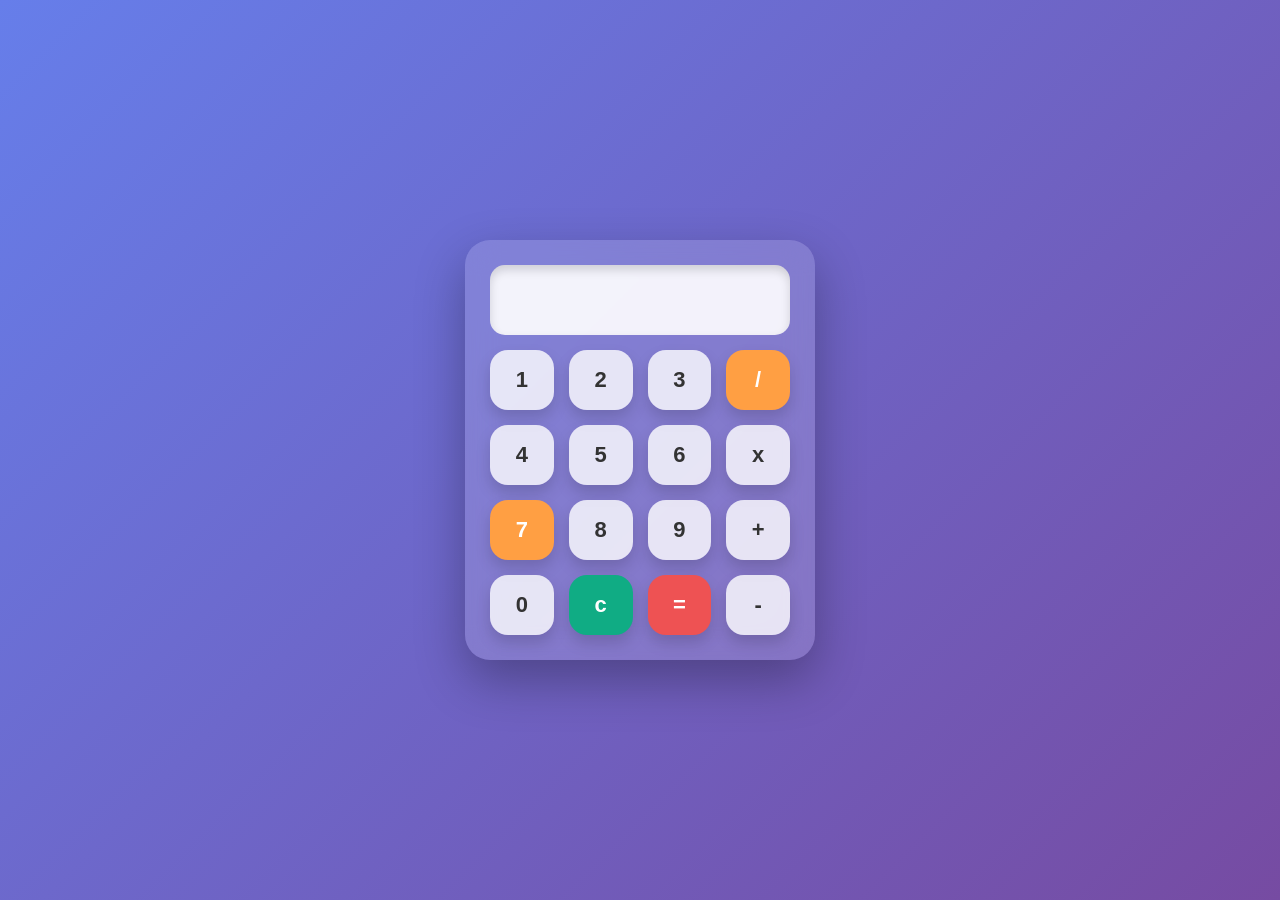
<file: calculator/index.html>
<!DOCTYPE html>
<html lang="en">

<head>
    <link rel="stylesheet" href="./style.css">
    <meta charset="UTF-8">
    <meta name="viewport" content="width=device-width, initial-scale=1.0">
    <title>simple calculator</title>
</head>

<body>
    <div class="container">
            <input type="text" id="display">



            <button onclick="add('1')">1</button>
            <button onclick="add('2')">2</button>
            <button onclick="add('3')">3</button>
            <button onclick="add('/')">/</button>




            <button onclick="add('4')">4</button>
            <button onclick="add('5')">5</button>
            <button onclick="add('6')">6</button>
            <button onclick="add('*')">x</button>




            <button onclick="add('7')">7</button>
            <button onclick="add('8')">8</button>
            <button onclick="add('9')">9</button>
            <button onclick="add('+')">+</button>



            <button onclick='add("0")'>0</button>
            <button onclick="clear_display()">c</button>
            <button onclick="calculate()">=</button>
            <button onclick="add('-')">-</button>


    </div>

<script src="./calculator.js"></script>
</body>

</html>
</file>
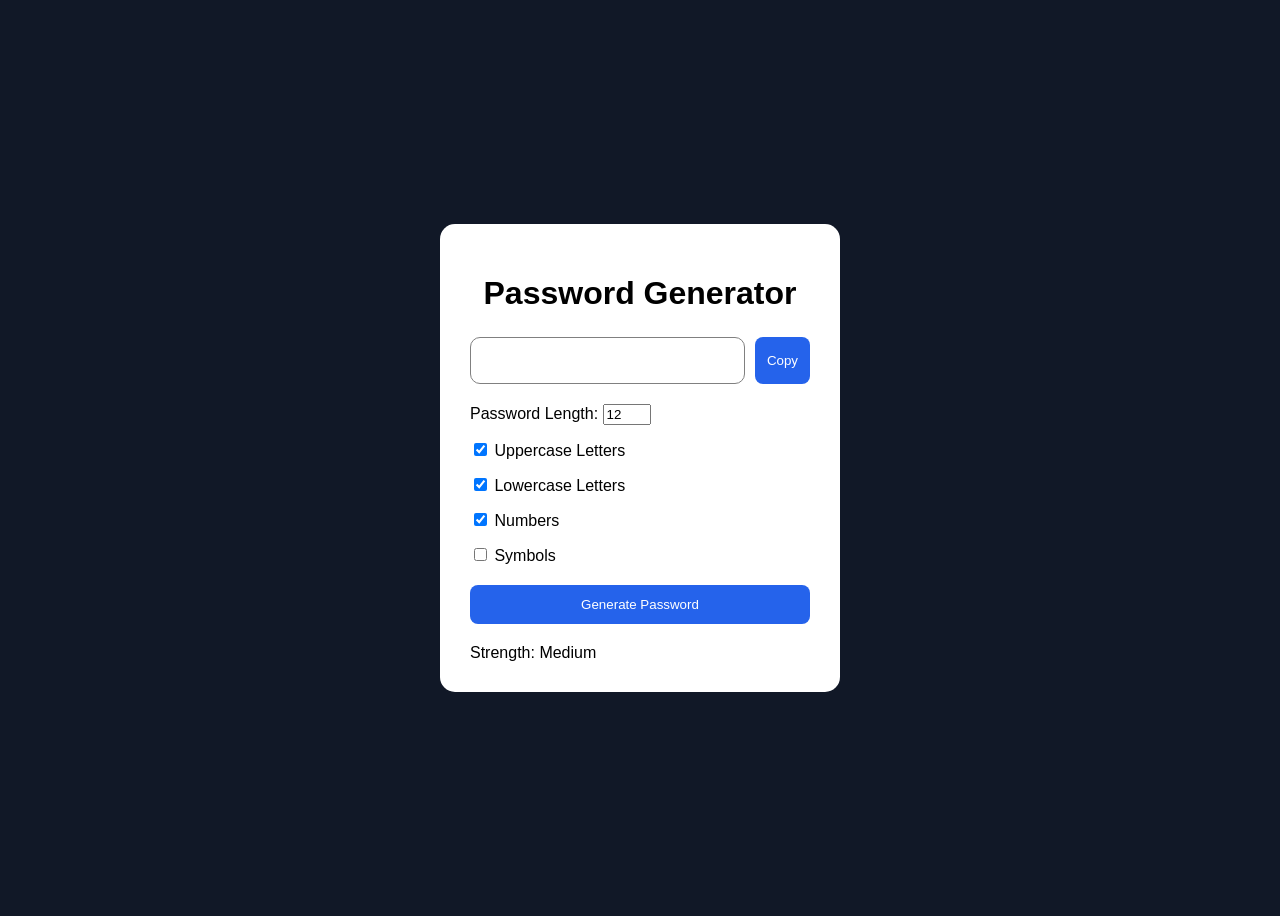
<file: password-generator/index.html>
<!DOCTYPE html>
<html lang="en">

<head>
    <meta charset="UTF-8">
    <meta name="viewport" content="width=device-width, initial-scale=1.0">
    <title>Password Generator</title>
    <link rel="stylesheet" href="style.css">
</head>

<body>

    <div class="container">

        <h1>Password Generator</h1>

        <div class="password-box">
            <input type="text" id="password" readonly>
            <button id="copy">Copy</button>
        </div>


        <div class="settings">

            <label>
                Password Length:
                <input type="number" id="length" value="12" min="4" max="30">
            </label>


            <label>
                <input type="checkbox" id="uppercase" checked>
                Uppercase Letters
            </label>


            <label>
                <input type="checkbox" id="lowercase" checked>
                Lowercase Letters
            </label>


            <label>
                <input type="checkbox" id="numbers" checked>
                Numbers
            </label>


            <label>
                <input type="checkbox" id="symbols">
                Symbols
            </label>

        </div>


        <button id="generate">
            Generate Password
        </button>


        <div class="strength">
            Strength:
            <span id="strength-text">Medium</span>
        </div>


    </div>


    <script src="script.js"></script>

</body>

</html>
</file>
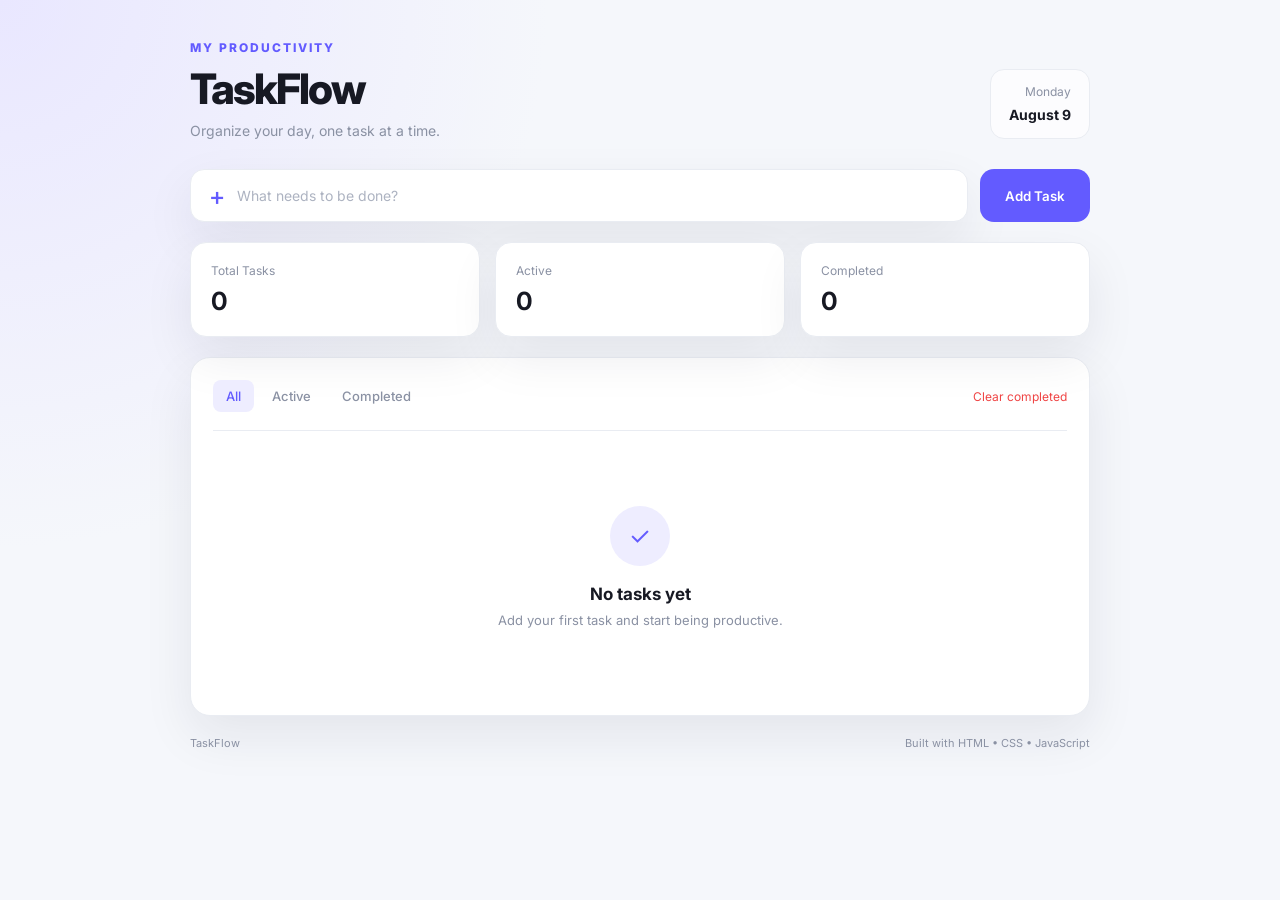
<file: todo-list/index.html>
<!DOCTYPE html>
<html lang="en">

<head>
    <meta charset="UTF-8">
    <meta name="viewport" content="width=device-width, initial-scale=1.0">

    <title>TaskFlow - Todo List</title>

    <link rel="stylesheet" href="style.css">
</head>

<body>
    
    <main class="app">
        
        <!-- Header -->
        <header class="header">

            <div>
                <p class="eyebrow">MY PRODUCTIVITY</p>
                <h1>TaskFlow</h1>
                <p class="subtitle">
                    Organize your day, one task at a time.
                </p>
            </div>

            <div class="date-box">
                <span id="day">Monday</span>
                <strong id="date">August 9</strong>
            </div>

        </header>


        <!-- Add Task -->
        <section class="add-task">

            <div class="input-wrapper">

                <span class="plus">+</span>

                <input type="text" id="task-input" placeholder="What needs to be done?" autocomplete="off">

            </div>

            <button id="add-task">
                Add Task
            </button>

        </section>
    <div id="error-message"></div>


        <!-- Stats -->
        <section class="stats">

            <div class="stat-card">

                <span class="stat-label">
                    Total Tasks
                </span>

                <strong id="total-tasks">
                    0
                </strong>

            </div>


            <div class="stat-card">

                <span class="stat-label">
                    Active
                </span>

                <strong id="active-tasks">
                    0
                </strong>

            </div>


            <div class="stat-card">

                <span class="stat-label">
                    Completed
                </span>

                <strong id="completed-tasks">
                    0
                </strong>

            </div>

        </section>


        <!-- Todo Section -->
        <section class="todo-section">

            <!-- Toolbar -->
            <div class="toolbar">

                <div class="filters">

                    <button class="filter active" data-filter="all">
                        All
                    </button>

                    <button class="filter" data-filter="active">
                        Active
                    </button>

                    <button class="filter" data-filter="completed">
                        Completed
                    </button>

                </div>


                <button id="clear-completed">
                    Clear completed
                </button>

            </div>


            <!-- Todo List -->
            <ul id="todo-list" class="todo-list">

                <!-- JavaScript Tasks -->

            </ul>


            <!-- Empty State -->
            <div id="empty-state" class="empty-state">

                <div class="empty-icon">
                    ✓
                </div>
                
                <h2>No tasks yet</h2>
                
                <p>
                    Add your first task and start being productive.
                </p>
                
            </div>
            
        </section>


        <!-- Footer -->
        <footer class="footer">

            <span>
                TaskFlow
            </span>

            <span>
                Built with HTML • CSS • JavaScript
            </span>

        </footer>

    </main>

    <script src="script.js"></script>

</body>

</html>
</file>
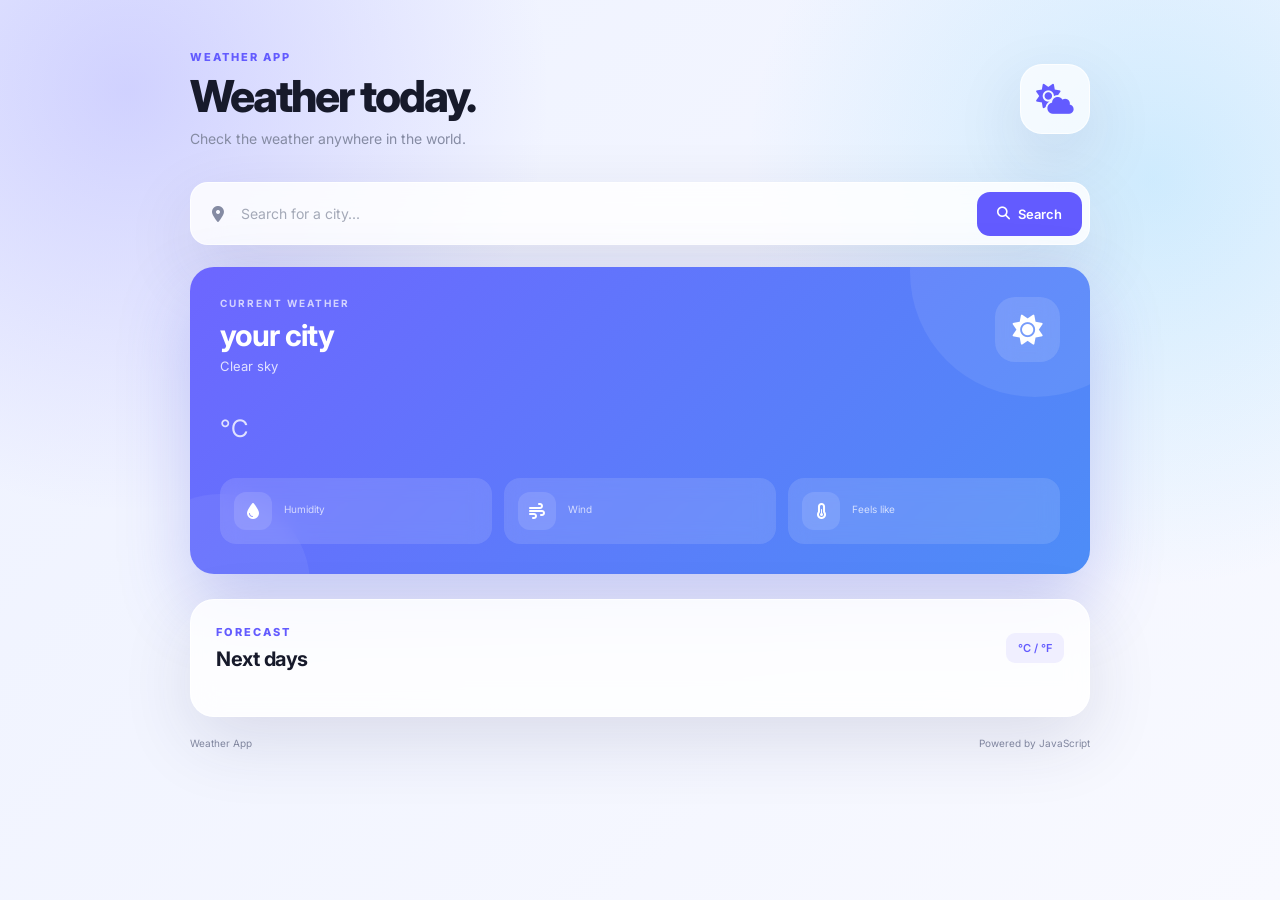
<file: weatherapp/index.html>
<!DOCTYPE html>
<html lang="en">

<head>
    <meta charset="UTF-8">
    <meta name="viewport" content="width=device-width, initial-scale=1.0">

    <title>Weather App</title>

    <link rel="stylesheet" href="style.css">

    <link rel="stylesheet" href="https://cdnjs.cloudflare.com/ajax/libs/font-awesome/6.5.2/css/all.min.css">
</head>

<body>

    <main class="app">

        <!-- Header -->

        <header class="header">

            <div>
                <p class="eyebrow">WEATHER APP</p>

                <h1>Weather today.</h1>

                <p class="subtitle">
                    Check the weather anywhere in the world.
                </p>
            </div>

            <div class="header-icon">
                <i class="fa-solid fa-cloud-sun"></i>
            </div>

        </header>


        <!-- Search -->

        <section class="search-section">

            <div class="search-box">

                <i class="fa-solid fa-location-dot location-icon"></i>

                <input type="text" id="city-input" placeholder="Search for a city..." autocomplete="off">

                <button id="search-btn">
                    <i class="fa-solid fa-magnifying-glass"></i>
                    Search
                </button>

            </div>

            <p id="error-message" class="error-message"></p>
            <p id="loading">loading weather</p>
        </section>


        <!-- Weather Card -->

        <section class="weather-card">

            <div class="weather-top">

                <div>

                    <p class="location-label">
                        CURRENT WEATHER
                    </p>

                    <h2 id="city-name">
                        your city
                    </h2>

                    <p id="weather-description">
                        Clear sky
                    </p>

                </div>

                <div class="weather-icon">
                    <i class="fa-solid fa-sun"></i>
                </div>

            </div>


            <div class="temperature">

                <span id="temperature">

                </span>

                <span class="degree">
                    °C
                </span>

            </div>


            <div class="weather-info">

                <div class="info-item">

                    <div class="info-icon humidity">
                        <i class="fa-solid fa-droplet"></i>
                    </div>

                    <div>
                        <span>Humidity</span>
                        <strong id="humidity"></strong>
                    </div>

                </div>


                <div class="info-item">

                    <div class="info-icon wind">
                        <i class="fa-solid fa-wind"></i>
                    </div>

                    <div>
                        <span>Wind</span>
                        <strong id="wind"></strong>
                    </div>

                </div>


                <div class="info-item">

                    <div class="info-icon feels">
                        <i class="fa-solid fa-temperature-half"></i>
                    </div>

                    <div>
                        <span>Feels like</span>
                        <strong id="feels-like"></strong>
                    </div>

                </div>

            </div>

        </section>


        <!-- Forecast -->
        <!-- Forecast -->

        <section class="forecast-section">

            <div class="section-title">

                <div>
                    <p class="eyebrow">FORECAST</p>
                    <h3>Next days</h3>
                </div>

                <button id="unit-btn">
                    °C / °F
                </button>

            </div>

            <div class="forecast" id="forecast">

            </div>

        </section>

        <!-- Footer -->

        <footer class="footer">

            <span>
                Weather App
            </span>

            <span>
                Powered by JavaScript
            </span>

        </footer>

    </main>


    <script src="script.js"></script>

</body>

</html>
</file>
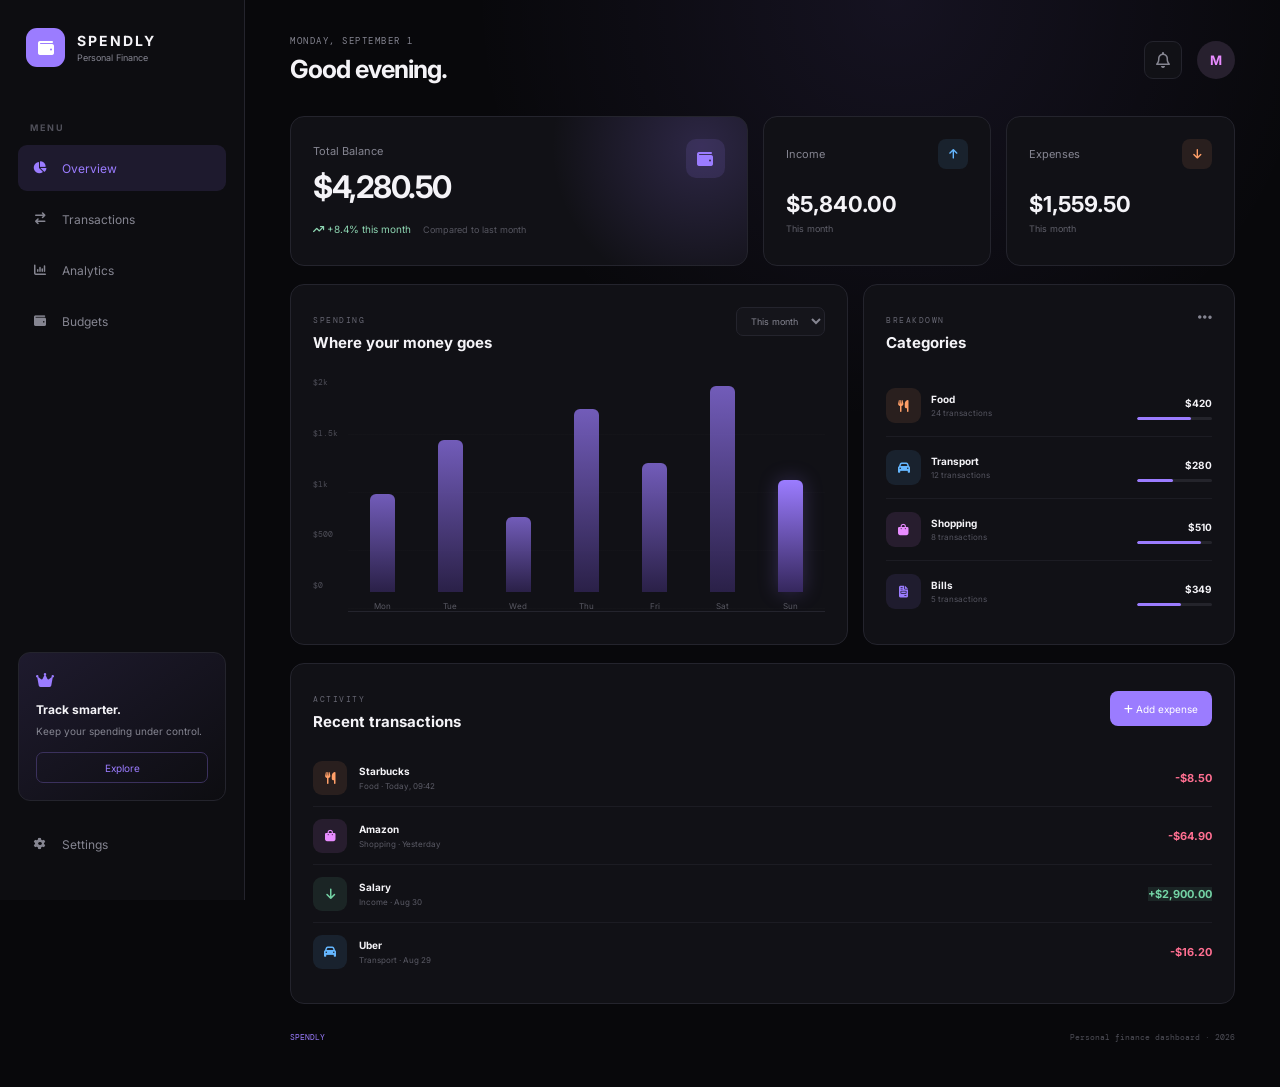
<file: Expense Tracker/Expense-Tracker.html>
<!DOCTYPE html>
<html lang="en">

<head>
    <meta charset="UTF-8">
    <meta name="viewport" content="width=device-width, initial-scale=1.0">

    <title>Spendly | Expense Tracker</title>

    <link rel="stylesheet" href="Expense-Tracker.css">

    <link
        rel="stylesheet"
        href="https://cdnjs.cloudflare.com/ajax/libs/font-awesome/6.5.2/css/all.min.css"
    >
</head>

<body>

    <div class="app">

        <!-- SIDEBAR -->

        <aside class="sidebar">

            <div class="brand">

                <div class="brand-icon">
                    <i class="fa-solid fa-wallet"></i>
                </div>

                <div>
                    <strong>SPENDLY</strong>
                    <span>Personal Finance</span>
                </div>

            </div>


            <nav class="navigation">

                <p class="nav-label">MENU</p>

                <a href="#" class="nav-item active">
                    <i class="fa-solid fa-chart-pie"></i>
                    <span>Overview</span>
                </a>

                <a href="#" class="nav-item">
                    <i class="fa-solid fa-arrow-right-arrow-left"></i>
                    <span>Transactions</span>
                </a>

                <a href="#" class="nav-item">
                    <i class="fa-solid fa-chart-column"></i>
                    <span>Analytics</span>
                </a>

                <a href="#" class="nav-item">
                    <i class="fa-solid fa-wallet"></i>
                    <span>Budgets</span>
                </a>

            </nav>


            <div class="sidebar-bottom">

                <div class="pro-card">

                    <div class="pro-icon">
                        <i class="fa-solid fa-crown"></i>
                    </div>

                    <strong>Track smarter.</strong>

                    <p>
                        Keep your spending under control.
                    </p>

                    <button>
                        Explore
                    </button>

                </div>


                <a href="#" class="nav-item">
                    <i class="fa-solid fa-gear"></i>
                    <span>Settings</span>
                </a>

            </div>

        </aside>


        <!-- MAIN -->

        <main class="main">

            <!-- HEADER -->

            <header class="topbar">

                <div>

                    <p class="date">
                        MONDAY, SEPTEMBER 1
                    </p>

                    <h1>
                        Good evening.
                    </h1>

                </div>


                <div class="profile">

                    <button class="notification">
                        <i class="fa-regular fa-bell"></i>
                    </button>

                    <div class="avatar">
                        M
                    </div>

                </div>

            </header>


            <!-- SUMMARY -->

            <section class="summary">

                <div class="balance-card">

                    <div class="balance-top">

                        <div>

                            <span>Total Balance</span>

                            <h2 id="balance">
                                $4,280.50
                            </h2>

                        </div>

                        <div class="balance-icon">
                            <i class="fa-solid fa-wallet"></i>
                        </div>

                    </div>


                    <div class="balance-bottom">

                        <span>
                            <i class="fa-solid fa-arrow-trend-up"></i>
                            +8.4% this month
                        </span>

                        <small>
                            Compared to last month
                        </small>

                    </div>

                </div>


                <div class="stat-card income-card">

                    <div class="stat-heading">

                        <span>Income</span>

                        <div>
                            <i class="fa-solid fa-arrow-up"></i>
                        </div>

                    </div>

                    <strong id="income">
                        $5,840.00
                    </strong>

                    <p>
                        This month
                    </p>

                </div>


                <div class="stat-card expense-card">

                    <div class="stat-heading">

                        <span>Expenses</span>

                        <div>
                            <i class="fa-solid fa-arrow-down"></i>
                        </div>

                    </div>

                    <strong id="expenses">
                        $1,559.50
                    </strong>

                    <p>
                        This month
                    </p>

                </div>

            </section>


            <!-- CONTENT GRID -->

            <section class="dashboard-grid">


                <!-- CHART -->

                <div class="panel spending-panel">

                    <div class="panel-header">

                        <div>

                            <span class="panel-label">
                                SPENDING
                            </span>

                            <h2>
                                Where your money goes
                            </h2>

                        </div>


                        <select id="chart-filter">

                            <option value="month">
                                This month
                            </option>

                            <option value="week">
                                This week
                            </option>

                            <option value="year">
                                This year
                            </option>

                        </select>

                    </div>


                    <div class="chart">

                        <div class="chart-y">

                            <span>$2k</span>
                            <span>$1.5k</span>
                            <span>$1k</span>
                            <span>$500</span>
                            <span>$0</span>

                        </div>


                        <div class="bars">

                            <div class="bar-group">

                                <div
                                    class="bar"
                                    style="height: 42%;"
                                ></div>

                                <span>Mon</span>

                            </div>


                            <div class="bar-group">

                                <div
                                    class="bar"
                                    style="height: 65%;"
                                ></div>

                                <span>Tue</span>

                            </div>


                            <div class="bar-group">

                                <div
                                    class="bar"
                                    style="height: 32%;"
                                ></div>

                                <span>Wed</span>

                            </div>


                            <div class="bar-group">

                                <div
                                    class="bar"
                                    style="height: 78%;"
                                ></div>

                                <span>Thu</span>

                            </div>


                            <div class="bar-group">

                                <div
                                    class="bar"
                                    style="height: 55%;"
                                ></div>

                                <span>Fri</span>

                            </div>


                            <div class="bar-group">

                                <div
                                    class="bar"
                                    style="height: 88%;"
                                ></div>

                                <span>Sat</span>

                            </div>


                            <div class="bar-group">

                                <div
                                    class="bar active"
                                    style="height: 48%;"
                                ></div>

                                <span>Sun</span>

                            </div>

                        </div>

                    </div>

                </div>


                <!-- CATEGORIES -->

                <div class="panel categories-panel">

                    <div class="panel-header">

                        <div>

                            <span class="panel-label">
                                BREAKDOWN
                            </span>

                            <h2>
                                Categories
                            </h2>

                        </div>

                        <button class="more-btn">
                            <i class="fa-solid fa-ellipsis"></i>
                        </button>

                    </div>


                    <div class="category-list">


                        <div class="category-row">

                            <div class="category-left">

                                <div class="category-icon food">
                                    <i class="fa-solid fa-utensils"></i>
                                </div>

                                <div>
                                    <strong>Food</strong>
                                    <span>24 transactions</span>
                                </div>

                            </div>

                            <div class="category-value">

                                <strong>$420</strong>

                                <div class="progress">
                                    <span style="width: 72%;"></span>
                                </div>

                            </div>

                        </div>


                        <div class="category-row">

                            <div class="category-left">

                                <div class="category-icon transport">
                                    <i class="fa-solid fa-car"></i>
                                </div>

                                <div>
                                    <strong>Transport</strong>
                                    <span>12 transactions</span>
                                </div>

                            </div>

                            <div class="category-value">

                                <strong>$280</strong>

                                <div class="progress">
                                    <span style="width: 48%;"></span>
                                </div>

                            </div>

                        </div>


                        <div class="category-row">

                            <div class="category-left">

                                <div class="category-icon shopping">
                                    <i class="fa-solid fa-bag-shopping"></i>
                                </div>

                                <div>
                                    <strong>Shopping</strong>
                                    <span>8 transactions</span>
                                </div>

                            </div>

                            <div class="category-value">

                                <strong>$510</strong>

                                <div class="progress">
                                    <span style="width: 85%;"></span>
                                </div>

                            </div>

                        </div>


                        <div class="category-row">

                            <div class="category-left">

                                <div class="category-icon bills">
                                    <i class="fa-solid fa-file-invoice"></i>
                                </div>

                                <div>
                                    <strong>Bills</strong>
                                    <span>5 transactions</span>
                                </div>

                            </div>

                            <div class="category-value">

                                <strong>$349</strong>

                                <div class="progress">
                                    <span style="width: 58%;"></span>
                                </div>

                            </div>

                        </div>

                    </div>

                </div>


            </section>


            <!-- TRANSACTIONS -->

            <section class="transactions-section">

                <div class="transactions-header">

                    <div>

                        <span class="panel-label">
                            ACTIVITY
                        </span>

                        <h2>
                            Recent transactions
                        </h2>

                    </div>


                    <button
                        id="add-expense-btn"
                        class="add-btn"
                    >

                        <i class="fa-solid fa-plus"></i>

                        Add expense

                    </button>

                </div>


                <div class="transactions">


                    <div class="transaction">

                        <div class="transaction-icon food">
                            <i class="fa-solid fa-utensils"></i>
                        </div>

                        <div class="transaction-info">

                            <strong>
                                Starbucks
                            </strong>

                            <span>
                                Food · Today, 09:42
                            </span>

                        </div>

                        <strong class="amount expense">
                            -$8.50
                        </strong>

                    </div>


                    <div class="transaction">

                        <div class="transaction-icon shopping">
                            <i class="fa-solid fa-bag-shopping"></i>
                        </div>

                        <div class="transaction-info">

                            <strong>
                                Amazon
                            </strong>

                            <span>
                                Shopping · Yesterday
                            </span>

                        </div>

                        <strong class="amount expense">
                            -$64.90
                        </strong>

                    </div>


                    <div class="transaction">

                        <div class="transaction-icon income">
                            <i class="fa-solid fa-arrow-down"></i>
                        </div>

                        <div class="transaction-info">

                            <strong>
                                Salary
                            </strong>

                            <span>
                                Income · Aug 30
                            </span>

                        </div>

                        <strong class="amount income">
                            +$2,900.00
                        </strong>

                    </div>


                    <div class="transaction">

                        <div class="transaction-icon transport">
                            <i class="fa-solid fa-car"></i>
                        </div>

                        <div class="transaction-info">

                            <strong>
                                Uber
                            </strong>

                            <span>
                                Transport · Aug 29
                            </span>

                        </div>

                        <strong class="amount expense">
                            -$16.20
                        </strong>

                    </div>


                </div>

            </section>


            <!-- ADD EXPENSE -->

            <section
                class="add-expense"
                id="expense-form"
            >

                <div class="form-heading">

                    <div>

                        <span class="panel-label">
                            NEW TRANSACTION
                        </span>

                        <h2>
                            Add an expense
                        </h2>

                    </div>

                    <button id="close-form">
                        <i class="fa-solid fa-xmark"></i>
                    </button>

                </div>


                <form id="expense-form-element">

                    <div class="form-grid">

                        <div class="input-group">

                            <label for="expense-name">
                                Expense name
                            </label>

                            <input
                                id="expense-name"
                                type="text"
                                placeholder="e.g. Netflix"
                            >

                        </div>


                        <div class="input-group">

                            <label for="expense-amount">
                                Amount
                            </label>

                            <input
                                id="expense-amount"
                                type="number"
                                placeholder="0.00"
                                step="0.01"
                            >

                        </div>


                        <div class="input-group">

                            <label for="expense-category">
                                Category
                            </label>

                            <select id="expense-category">

                                <option value="food">
                                    Food
                                </option>

                                <option value="transport">
                                    Transport
                                </option>

                                <option value="shopping">
                                    Shopping
                                </option>

                                <option value="bills">
                                    Bills
                                </option>
                                <option value="income">
                                    Income
                                </option>

                                <option value="other">
                                    Other
                                </option>

                            </select>

                        </div>


                        <div class="input-group">

                            <label for="expense-date">
                                Date
                            </label>

                            <input
                                id="expense-date"
                                type="date"
                            >

                        </div>

                    </div>


                    <button
                        type="submit"
                        class="save-btn"
                    >

                        <i class="fa-solid fa-check"></i>

                        Save expense

                    </button>

                </form>

            </section>


            <footer>

                <span>
                    SPENDLY
                </span>

                <span>
                    Personal finance dashboard · 2026
                </span>

            </footer>

        </main>

    </div>


    <script src="Expense-Tracker.js"></script>

</body>

</html>
</file>
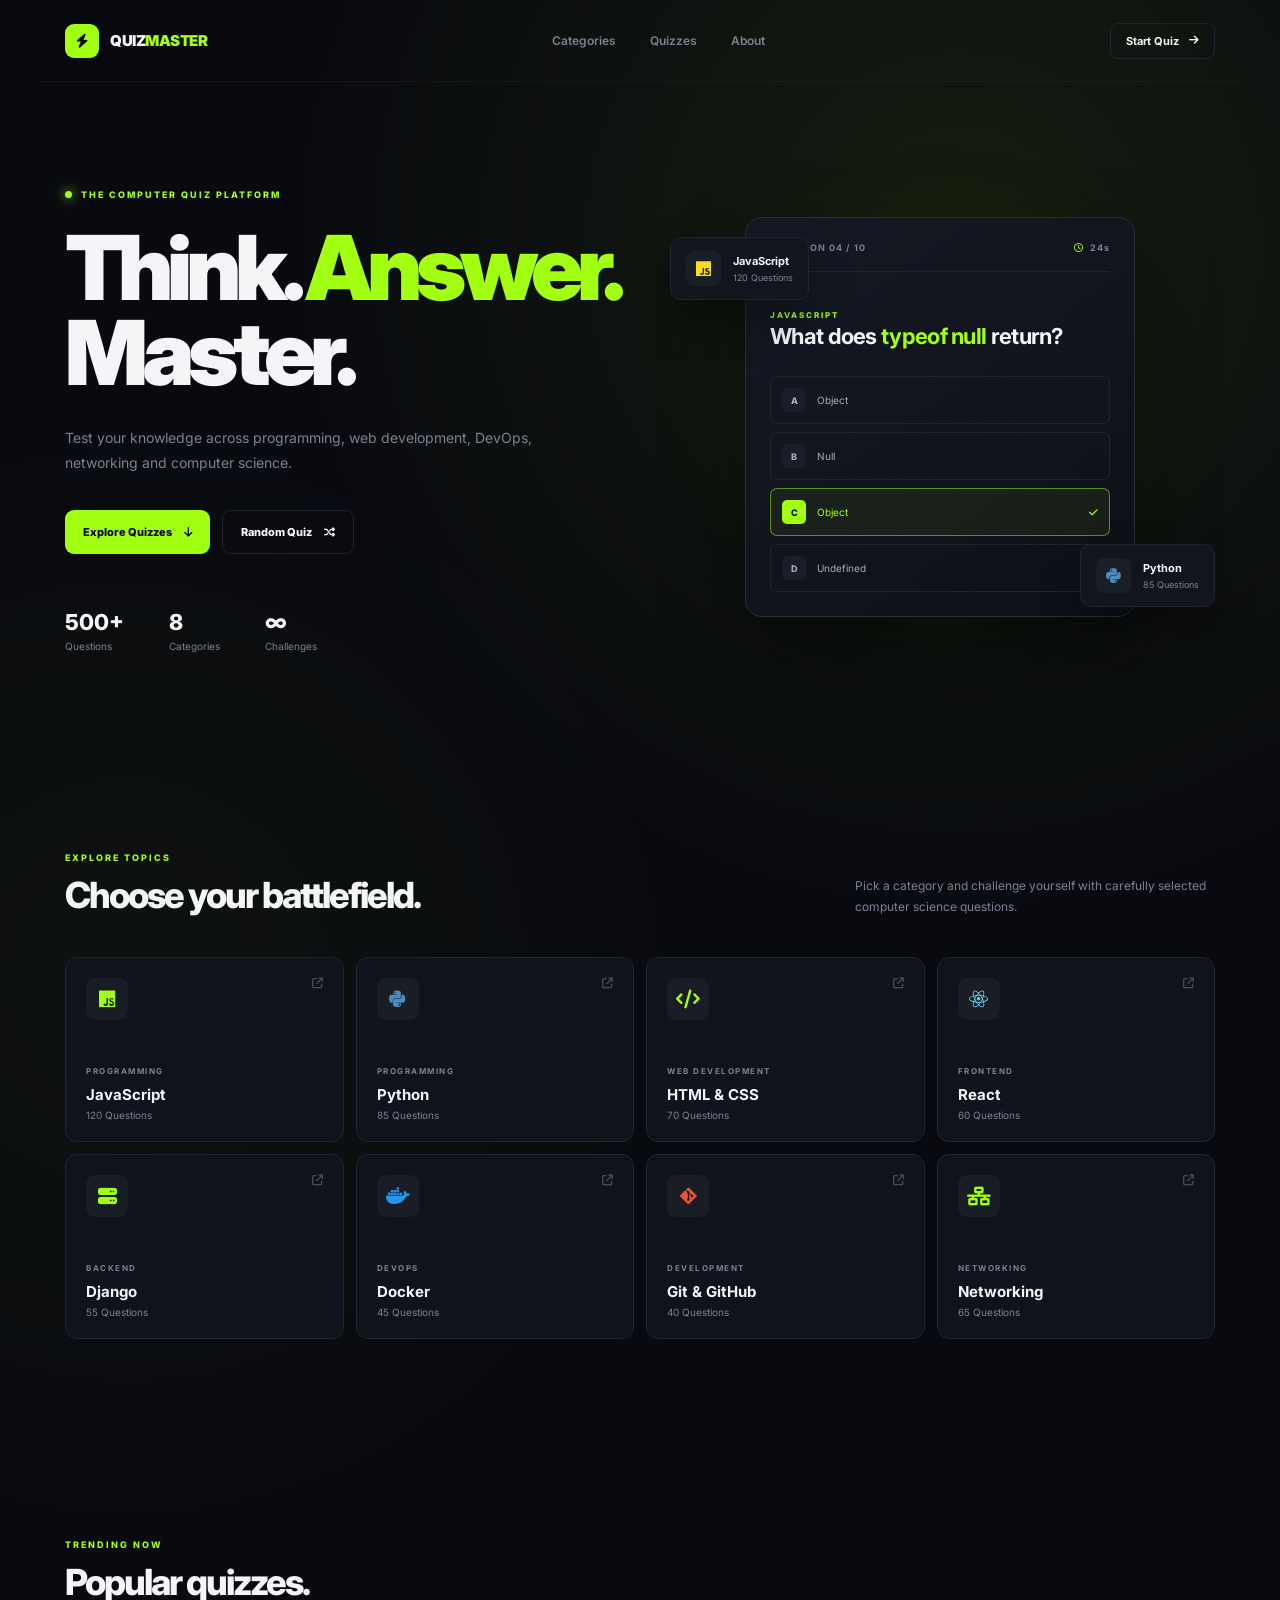
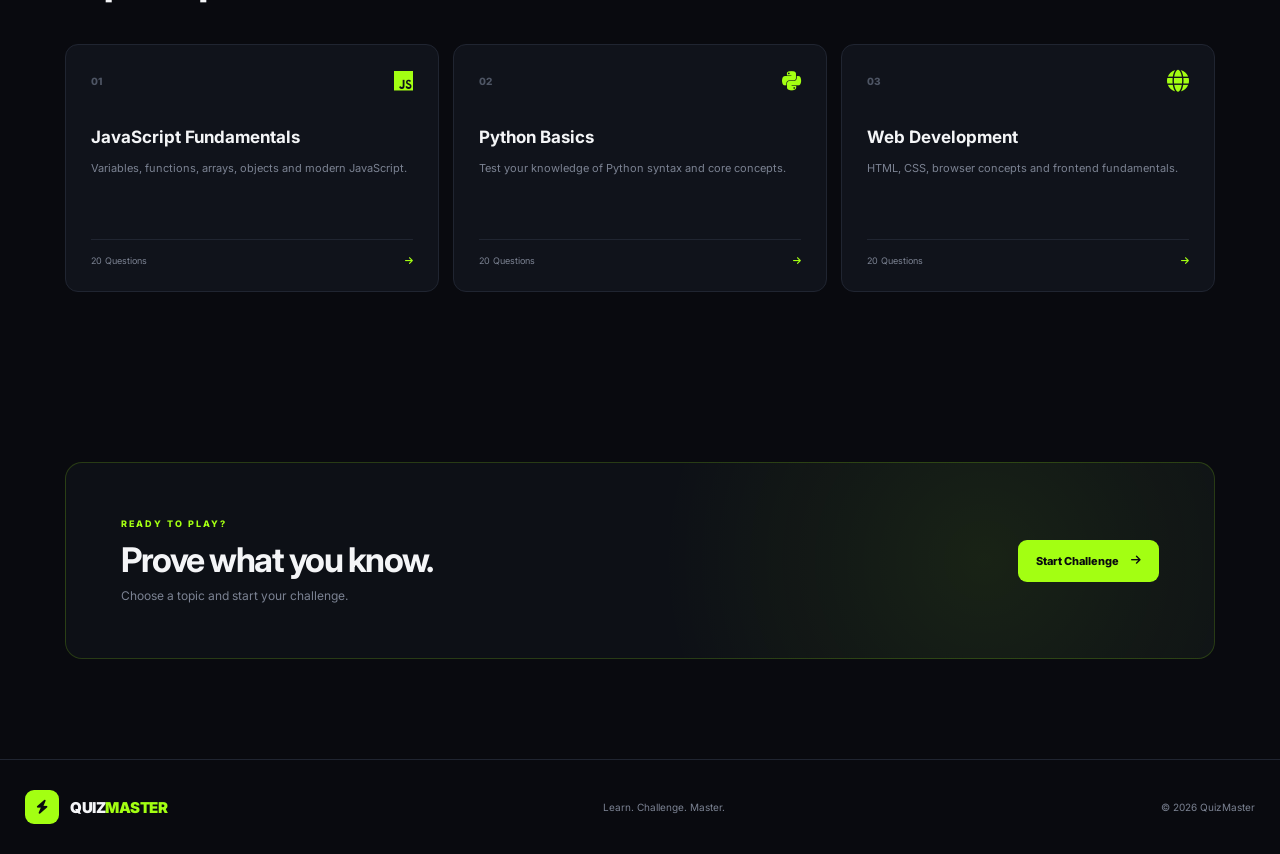
<file: quiz-app/homepage.html>
<!DOCTYPE html>
<html lang="en">

<head>
    <meta charset="UTF-8">

    <meta name="viewport" content="width=device-width, initial-scale=1.0">

    <title>QuizMaster | Computer Quiz Platform</title>

    <link rel="stylesheet" href="homepage.css">

    <link rel="stylesheet" href="https://cdnjs.cloudflare.com/ajax/libs/font-awesome/6.5.2/css/all.min.css">

</head>

<body>

    <nav class="navbar">

        <a href="index.html" class="logo">

            <div class="logo-icon">
                <i class="fa-solid fa-bolt"></i>
            </div>

            <span>
                QUIZ<span>MASTER</span>
            </span>

        </a>


        <div class="nav-links">

            <a href="#categories">
                Categories
            </a>

            <a href="#quizzes">
                Quizzes
            </a>

            <a href="#about">
                About
            </a>

        </div>


        <a href="quiz.html" class="nav-button">
            Start Quiz

            <i class="fa-solid fa-arrow-right"></i>
        </a>

    </nav>


    <main>


        <!-- =========================
             HERO
        ========================== -->

        <section class="hero">

            <div class="hero-content">

                <div class="hero-badge">

                    <span></span>

                    THE COMPUTER QUIZ PLATFORM

                </div>


                <h1>
                    Think.
                    <span>Answer.</span>
                    Master.
                </h1>


                <p class="hero-description">

                    Test your knowledge across programming,
                    web development, DevOps, networking
                    and computer science.

                </p>


                <div class="hero-actions">

                    <a href="#categories" class="primary-button">

                        Explore Quizzes

                        <i class="fa-solid fa-arrow-down"></i>

                    </a>


                    <a href="quiz.html" class="secondary-button">

                        Random Quiz

                        <i class="fa-solid fa-shuffle"></i>

                    </a>

                </div>


                <div class="hero-stats">

                    <div class="stat">

                        <strong>500+</strong>

                        <span>Questions</span>

                    </div>


                    <div class="stat">

                        <strong>8</strong>

                        <span>Categories</span>

                    </div>


                    <div class="stat">

                        <strong>∞</strong>

                        <span>Challenges</span>

                    </div>

                </div>

            </div>


            <!-- HERO VISUAL -->

            <div class="hero-visual">

                <div class="glow"></div>


                <div class="floating-card card-one">

                    <div class="floating-icon javascript">
                        <i class="fa-brands fa-js"></i>
                    </div>

                    <div>

                        <strong>JavaScript</strong>

                        <span>
                            120 Questions
                        </span>

                    </div>

                </div>


                <div class="quiz-preview">

                    <div class="preview-header">

                        <span>
                            QUESTION 04 / 10
                        </span>

                        <span class="preview-time">

                            <i class="fa-regular fa-clock"></i>

                            24s

                        </span>

                    </div>


                    <div class="preview-content">

                        <span class="preview-label">
                            JAVASCRIPT
                        </span>

                        <h3>
                            What does
                            <span>typeof null</span>
                            return?
                        </h3>

                    </div>


                    <div class="preview-answers">

                        <div class="preview-answer">

                            <span>A</span>

                            Object

                        </div>


                        <div class="preview-answer">

                            <span>B</span>

                            Null

                        </div>


                        <div class="preview-answer active">

                            <span>C</span>

                            Object

                            <i class="fa-solid fa-check"></i>

                        </div>


                        <div class="preview-answer">

                            <span>D</span>

                            Undefined

                        </div>

                    </div>

                </div>


                <div class="floating-card card-two">

                    <div class="floating-icon python">
                        <i class="fa-brands fa-python"></i>
                    </div>

                    <div>

                        <strong>Python</strong>

                        <span>
                            85 Questions
                        </span>

                    </div>

                </div>

            </div>

        </section>


        <!-- =========================
             CATEGORIES
        ========================== -->

        <section class="categories section" id="categories">

            <div class="section-heading">

                <div>

                    <span class="section-label">
                        EXPLORE TOPICS
                    </span>

                    <h2>
                        Choose your battlefield.
                    </h2>

                </div>


                <p>

                    Pick a category and challenge
                    yourself with carefully selected
                    computer science questions.

                </p>

            </div>


            <div class="category-grid">


                <a href="quiz.html?category=javascript" class="category-card">

                    <div class="category-icon javascript">
                        <i class="fa-brands fa-js"></i>
                    </div>

                    <div class="category-info">

                        <span>
                            PROGRAMMING
                        </span>

                        <h3>
                            JavaScript
                        </h3>

                        <p>
                            120 Questions
                        </p>

                    </div>

                    <i class="fa-solid fa-arrow-up-right-from-square category-arrow"></i>

                </a>


                <a href="quiz.html?category=python" class="category-card">

                    <div class="category-icon python">
                        <i class="fa-brands fa-python"></i>
                    </div>

                    <div class="category-info">

                        <span>
                            PROGRAMMING
                        </span>

                        <h3>
                            Python
                        </h3>

                        <p>
                            85 Questions
                        </p>

                    </div>

                    <i class="fa-solid fa-arrow-up-right-from-square category-arrow"></i>

                </a>


                <a href="quiz.html?category=html-css" class="category-card">

                    <div class="category-icon html">
                        <i class="fa-solid fa-code"></i>
                    </div>

                    <div class="category-info">

                        <span>
                            WEB DEVELOPMENT
                        </span>

                        <h3>
                            HTML & CSS
                        </h3>

                        <p>
                            70 Questions
                        </p>

                    </div>

                    <i class="fa-solid fa-arrow-up-right-from-square category-arrow"></i>

                </a>


                <a href="quiz.html?category=react" class="category-card">

                    <div class="category-icon react">
                        <i class="fa-brands fa-react"></i>
                    </div>

                    <div class="category-info">

                        <span>
                            FRONTEND
                        </span>

                        <h3>
                            React
                        </h3>

                        <p>
                            60 Questions
                        </p>

                    </div>

                    <i class="fa-solid fa-arrow-up-right-from-square category-arrow"></i>

                </a>


                <a href="quiz.html?category=django" class="category-card">

                    <div class="category-icon django">
                        <i class="fa-solid fa-server"></i>
                    </div>

                    <div class="category-info">

                        <span>
                            BACKEND
                        </span>

                        <h3>
                            Django
                        </h3>

                        <p>
                            55 Questions
                        </p>

                    </div>

                    <i class="fa-solid fa-arrow-up-right-from-square category-arrow"></i>

                </a>


                <a href="quiz.html?category=docker" class="category-card">

                    <div class="category-icon docker">
                        <i class="fa-brands fa-docker"></i>
                    </div>

                    <div class="category-info">

                        <span>
                            DEVOPS
                        </span>

                        <h3>
                            Docker
                        </h3>

                        <p>
                            45 Questions
                        </p>

                    </div>

                    <i class="fa-solid fa-arrow-up-right-from-square category-arrow"></i>

                </a>


                <a href="quiz.html?category=git" class="category-card">

                    <div class="category-icon git">
                        <i class="fa-brands fa-git-alt"></i>
                    </div>

                    <div class="category-info">

                        <span>
                            DEVELOPMENT
                        </span>

                        <h3>
                            Git & GitHub
                        </h3>

                        <p>
                            40 Questions
                        </p>

                    </div>

                    <i class="fa-solid fa-arrow-up-right-from-square category-arrow"></i>

                </a>


                <a href="quiz.html?category=networking" class="category-card">

                    <div class="category-icon networking">
                        <i class="fa-solid fa-network-wired"></i>
                    </div>

                    <div class="category-info">

                        <span>
                            NETWORKING
                        </span>

                        <h3>
                            Networking
                        </h3>

                        <p>
                            65 Questions
                        </p>

                    </div>

                    <i class="fa-solid fa-arrow-up-right-from-square category-arrow"></i>

                </a>

            </div>

        </section>


        <!-- =========================
             POPULAR QUIZZES
        ========================== -->

        <section class="popular section" id="quizzes">

            <div class="section-heading">

                <div>

                    <span class="section-label">
                        TRENDING NOW
                    </span>

                    <h2>
                        Popular quizzes.
                    </h2>

                </div>

            </div>


            <div class="quiz-grid">


                <a href="quiz.html?category=javascript" class="quiz-card">

                    <div class="quiz-card-top">

                        <span>
                            01
                        </span>

                        <i class="fa-brands fa-js"></i>

                    </div>

                    <h3>
                        JavaScript Fundamentals
                    </h3>

                    <p>
                        Variables, functions, arrays,
                        objects and modern JavaScript.
                    </p>

                    <div class="quiz-card-bottom">

                        <span>
                            20 Questions
                        </span>

                        <i class="fa-solid fa-arrow-right"></i>

                    </div>

                </a>


                <a href="quiz.html?category=python" class="quiz-card">

                    <div class="quiz-card-top">

                        <span>
                            02
                        </span>

                        <i class="fa-brands fa-python"></i>

                    </div>

                    <h3>
                        Python Basics
                    </h3>

                    <p>
                        Test your knowledge of Python
                        syntax and core concepts.
                    </p>

                    <div class="quiz-card-bottom">

                        <span>
                            20 Questions
                        </span>

                        <i class="fa-solid fa-arrow-right"></i>

                    </div>

                </a>


                <a href="quiz.html?category=web" class="quiz-card">

                    <div class="quiz-card-top">

                        <span>
                            03
                        </span>

                        <i class="fa-solid fa-globe"></i>

                    </div>

                    <h3>
                        Web Development
                    </h3>

                    <p>
                        HTML, CSS, browser concepts
                        and frontend fundamentals.
                    </p>

                    <div class="quiz-card-bottom">

                        <span>
                            20 Questions
                        </span>

                        <i class="fa-solid fa-arrow-right"></i>

                    </div>

                </a>

            </div>

        </section>


        <!-- =========================
             CTA
        ========================== -->

        <section class="cta" id="about">

            <div>

                <span class="section-label">
                    READY TO PLAY?
                </span>

                <h2>
                    Prove what you know.
                </h2>

                <p>
                    Choose a topic and start your challenge.
                </p>

            </div>


            <a href="quiz.html" class="primary-button">

                Start Challenge

                <i class="fa-solid fa-arrow-right"></i>

            </a>

        </section>

    </main>


    <footer class="footer">

        <a href="index.html" class="logo">

            <div class="logo-icon">
                <i class="fa-solid fa-bolt"></i>
            </div>

            <span>
                QUIZ<span>MASTER</span>
            </span>

        </a>


        <p>
            Learn. Challenge. Master.
        </p>


        <span>
            © 2026 QuizMaster
        </span>

    </footer>

    <script src="script.js"></script>
</body>

</html>
</file>
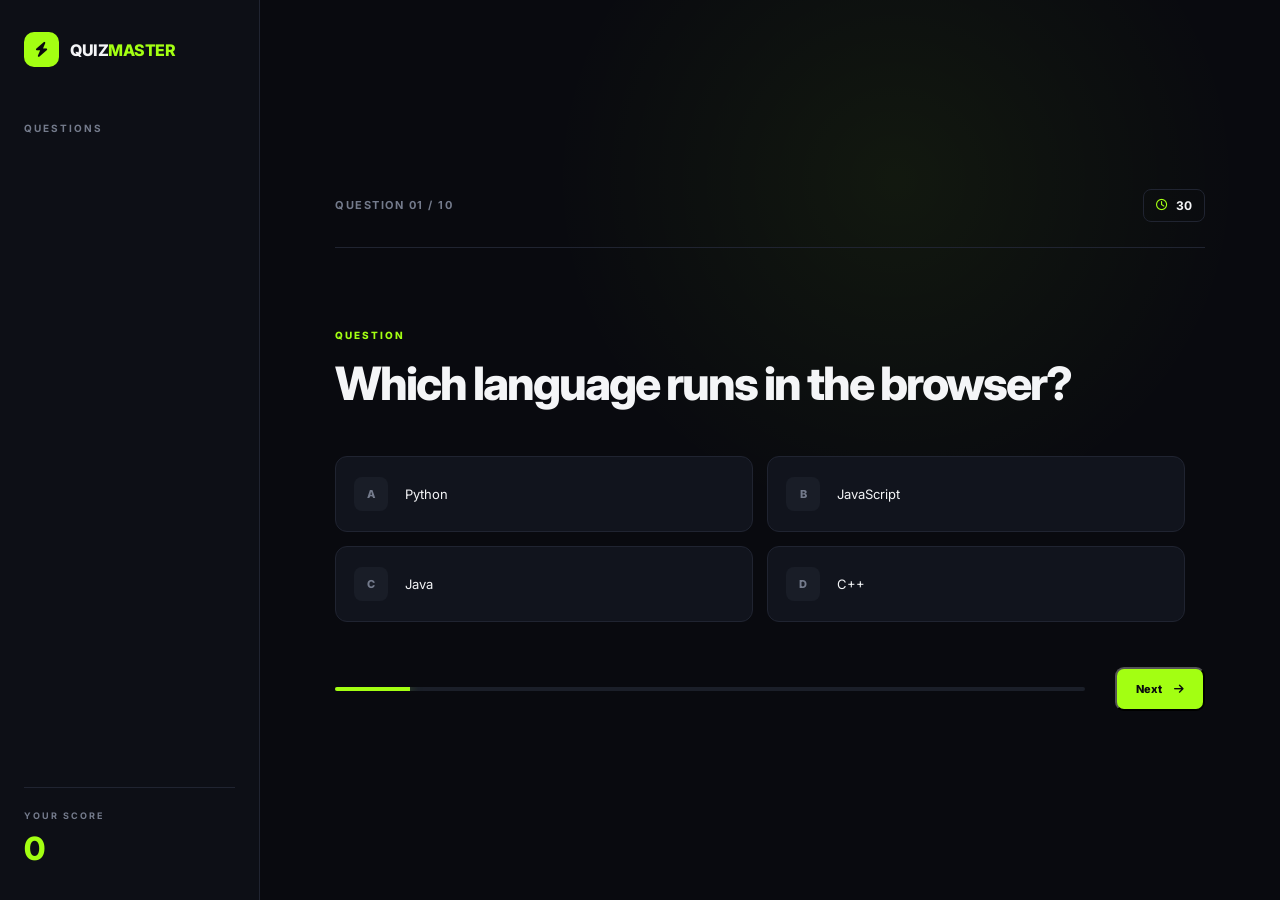
<file: quiz-app/quiz.html>
<!DOCTYPE html>
<html lang="en">

<head>
    <link rel="stylesheet" href="./quiz.css">
    <meta charset="UTF-8">
    <meta name="viewport" content="width=device-width, initial-scale=1.0">

    <title>Quiz App</title>


    <link rel="stylesheet" href="https://cdnjs.cloudflare.com/ajax/libs/font-awesome/6.5.2/css/all.min.css">
</head>

<body>
    <div class="quiz-app">

        <aside class="sidebar">

            <div class="logo">
                <i class="fa-solid fa-bolt"></i>
                <span>QUIZ<span>MASTER</span></span>
            </div>

            <div class="question-progress">

                <p>QUESTIONS</p>

                <div class="question-list" id="question-list"></div>

            </div>

            <div class="sidebar-score">

                <span>YOUR SCORE</span>

                <strong id="score">0</strong>

            </div>

        </aside>


        <main class="quiz-main">

            <div class="top-bar">

                <span id="question-number">
                    QUESTION 01 / 10
                </span>

                <span class="timer">
                    <i class="fa-regular fa-clock"></i>
                    <strong id="timer">30</strong>
                </span>

            </div>


            <div class="question-area">

                <span class="question-tag">
                    QUESTION
                </span>

                <h1 id="question">
                    Which language runs in the browser?
                </h1>

            </div>


            <div class="answers" id="answers">

                <button class="answer-btn">
                    <span class="answer-letter">A</span>
                    <span>Python</span>
                </button>

                <button class="answer-btn">
                    <span class="answer-letter">B</span>
                    <span>JavaScript</span>
                </button>

                <button class="answer-btn">
                    <span class="answer-letter">C</span>
                    <span>Java</span>
                </button>

                <button class="answer-btn">
                    <span class="answer-letter">D</span>
                    <span>C++</span>
                </button>

            </div>


            <div class="bottom-bar">

                <div class="progress">

                    <div class="progress-fill" id="progress-bar">
                    </div>

                </div>

                <button id="next-btn">
                    Next
                    <i class="fa-solid fa-arrow-right"></i>
                </button>

            </div>

        </main>

    </div>
    <script src="script.js"></script>


</body>

</html>
</file>
<file: calculator/style.css>
* {
    margin: 0;
    padding: 0;
    box-sizing: border-box;
    font-family: "Segoe UI", sans-serif;
}


body {
    min-height: 100vh;
    display: flex;
    justify-content: center;
    align-items: center;
    background: linear-gradient(135deg, #667eea, #764ba2);
}


.container {
    width: 350px;
    padding: 25px;
    background: rgba(255,255,255,0.15);
    backdrop-filter: blur(15px);
    border-radius: 25px;
    box-shadow: 0 20px 50px rgba(0,0,0,0.3);

    display: grid;
    grid-template-columns: repeat(4,1fr);
    gap: 15px;
}


#display {
    grid-column: span 4;
    height: 70px;

    border: none;
    outline: none;

    border-radius: 15px;

    padding: 15px;

    font-size: 35px;
    text-align: right;

    background: rgba(255,255,255,0.9);
    color: #333;

    box-shadow: inset 0 5px 10px rgba(0,0,0,.15);
}



button {

    height: 60px;

    border: none;
    border-radius: 18px;

    font-size: 22px;
    font-weight: bold;

    cursor: pointer;

    background: rgba(255,255,255,0.8);

    color: #333;

    transition: .3s;

    box-shadow: 
    0 8px 15px rgba(0,0,0,.15);
}


button:hover {

    transform: translateY(-5px);

    background: white;

}


button:active {

    transform: scale(.9);

}


button:nth-child(5),
button:nth-child(10),
button:nth-child(15),
button:nth-child(20){

    background: #ff9f43;
    color:white;
}


button:nth-last-child(3){

    background:#10ac84;
    color:white;
}


button:nth-last-child(2){

    background:#ee5253;
    color:white;
}
</file>
<file: password-generator/style.css>
*{
    box-sizing:border-box;
    font-family:Arial;
}


body{

    height:100vh;
    display:flex;
    justify-content:center;
    align-items:center;
    background:#111827;
}


.container{

    background:white;
    width:400px;
    padding:30px;
    border-radius:15px;
}


h1{

    text-align:center;
    margin-bottom:25px;
}


.password-box{

    display:flex;
    gap:10px;
}


.password-box input{

    flex:1;
    padding:12px;
    font-size:18px;
    border-radius: 10px;
    outline: none;
    border: 1px solid gray;
    transition: 0.3s;
}
.password-box input:hover{
transform: scale(1.05);
}


button{

    padding:12px;
    border:none;
    cursor:pointer;
    background:#2563eb;
    color:white;
    border-radius:8px;
    transition: 0.3s;
}
button:hover{
    background:#0543c8;

}

.settings{

    margin:20px 0;
}


.settings label{

    display:block;
    margin:15px 0;
}


#generate{

    width:100%;
    transition: 0.3s ;
    
}
#generate:hover{
background-color:#0543c8 ;
}


.strength{

    margin-top:20px;
}
</file>
<file: todo-list/style.css>
@import url('https://fonts.googleapis.com/css2?family=Inter:wght@400;500;600;700;800&display=swap');


* {
    margin: 0;
    padding: 0;
    box-sizing: border-box;
}


:root {
    --bg: #f5f7fb;
    --card: #ffffff;
    --text: #171923;
    --muted: #8a91a3;
    --border: #e9ecf2;

    --primary: #635bff;
    --primary-dark: #5148e8;

    --success: #22c55e;
    --success-dark: #16a34a;

    --danger: #ef4444;
    --danger-dark: #dc2626;

    --edit: #f59e0b;
    --edit-dark: #d97706;

    --shadow:
        0 20px 50px rgba(25, 30, 50, 0.08);
}


body {
    min-height: 100vh;

    font-family: "Inter", sans-serif;

    background:
        radial-gradient(
            circle at top left,
            #e9e7ff,
            transparent 35%
        ),
        var(--bg);

    color: var(--text);

    padding: 40px 20px;
}


button,
input {
    font-family: inherit;
}


button {
    border: none;
    cursor: pointer;
}


/* =========================
   APP
========================= */

.app {
    width: 100%;
    max-width: 900px;
    margin: auto;
}


/* =========================
   HEADER
========================= */

.header {
    display: flex;

    justify-content: space-between;

    align-items: flex-end;

    margin-bottom: 30px;
}


.eyebrow {
    color: var(--primary);

    font-size: 12px;

    font-weight: 800;

    letter-spacing: 2px;

    margin-bottom: 8px;
}


h1 {
    font-size: 42px;

    font-weight: 800;

    letter-spacing: -2px;
}


.subtitle {
    color: var(--muted);

    margin-top: 8px;

    font-size: 14px;
}


.date-box {
    text-align: right;

    background: rgba(255, 255, 255, 0.7);

    padding: 14px 18px;

    border: 1px solid var(--border);

    border-radius: 14px;
}


.date-box span {
    display: block;

    color: var(--muted);

    font-size: 12px;

    margin-bottom: 5px;
}


.date-box strong {
    font-size: 14px;
}


/* =========================
   ADD TASK
========================= */

.add-task {
    display: flex;

    gap: 12px;

    margin-bottom: 20px;
}


.input-wrapper {
    flex: 1;

    display: flex;

    align-items: center;

    gap: 12px;

    background: var(--card);

    border: 1px solid var(--border);

    border-radius: 14px;

    padding: 0 18px;

    box-shadow: var(--shadow);
}


.plus {
    color: var(--primary);

    font-size: 25px;

    font-weight: 500;
}


#task-input {
    width: 100%;

    border: none;

    outline: none;

    padding: 17px 0;

    font-size: 14px;

    color: var(--text);
}


#task-input::placeholder {
    color: #adb3c1;
}


#add-task {
    padding: 0 25px;

    border-radius: 14px;

    background: var(--primary);

    color: white;

    font-weight: 600;

    transition: 0.2s;
}


#add-task:hover {
    background: var(--primary-dark);

    transform: translateY(-2px);
}


/* =========================
   STATS
========================= */

.stats {
    display: grid;

    grid-template-columns:
        repeat(3, 1fr);

    gap: 15px;

    margin-bottom: 20px;
}


.stat-card {
    background: var(--card);

    border: 1px solid var(--border);

    border-radius: 16px;

    padding: 20px;

    box-shadow: var(--shadow);
}


.stat-label {
    display: block;

    color: var(--muted);

    font-size: 12px;

    margin-bottom: 8px;
}


.stat-card strong {
    font-size: 25px;
}


/* =========================
   TODO SECTION
========================= */

.todo-section {
    background: var(--card);

    border: 1px solid var(--border);

    border-radius: 20px;

    padding: 22px;

    box-shadow: var(--shadow);
}


/* =========================
   TOOLBAR
========================= */

.toolbar {
    display: flex;

    justify-content: space-between;

    align-items: center;

    padding-bottom: 18px;

    border-bottom: 1px solid var(--border);
}


.filters {
    display: flex;

    gap: 5px;
}


.filter {
    background: transparent;

    padding: 8px 13px;

    border-radius: 8px;

    color: var(--muted);

    font-size: 13px;

    font-weight: 500;

    transition: 0.2s;
}


.filter:hover {
    background: #f5f4ff;

    color: var(--primary);
}


.filter.active {
    background: #eeedff;

    color: var(--primary);
}


#clear-completed {
    background: transparent;

    color: var(--danger);

    font-size: 12px;

    transition: 0.2s;
}


#clear-completed:hover {
    color: var(--danger-dark);

    text-decoration: underline;
}


/* =========================
   TODO LIST
========================= */

.todo-list {
    list-style: none;

    margin-top: 10px;
}


/* =========================
   TODO ITEM
========================= */

.todo-item {
    display: flex;

    align-items: center;

    gap: 13px;

    padding: 16px 5px;

    border-bottom: 1px solid var(--border);

    transition: 0.2s;
}


.todo-item:last-child {
    border-bottom: none;
}


.todo-item:hover {
    background: #fafaff;

    border-radius: 10px;

    padding-left: 10px;

    padding-right: 10px;
}


/* =========================
   COMPLETE BUTTON
========================= */

.todo-check {
    width: 70px;

    height: 40px;

    display: flex;

    justify-content: center;

    align-items: center;

    border: 1px solid green;

    border-radius: 7px;

    background: white;

    color: green;

    flex-shrink: 0;

    font-size: 13px;

    font-weight: 700;

    transition: 0.2s;
}


.todo-check:hover {
    border-color: var(--success);
    color: white;
    background: #22c55e;

    transform: scale(1.08);
}


.todo-item.completed .todo-check {
    background: var(--success);

    border-color: var(--success);

    color: white;
}


.todo-item.completed .todo-check:hover {
    background: var(--success-dark);

    border-color: var(--success-dark);
}


/* =========================
   TODO TEXT
========================= */

.todo-text {
    flex: 1;

    font-size: 14px;

    line-height: 1.5;

    word-break: break-word;
}
.todo-text input{
    width: 50%;
    height: 50px;
    outline: none;
    box-shadow: 4px 6px 10px rgba(25, 30, 50, 0.08);
    border-radius: 5px;
}

.todo-item.completed .todo-text {
    color: var(--muted);

    text-decoration: line-through;
}


/* =========================
   EDIT BUTTON
========================= */

.edit-btn {
    padding: 8px 12px;

    border-radius: 8px;

    background: #fff7e6;

    color: var(--edit);
    border: 1px solid yellow;

    font-size: 13px;
    width: 70px;
    height: 40px;
    font-weight: 600;

    transition: 0.2s;
}


.edit-btn:hover {
    background: var(--edit);

    color: white;

    transform: translateY(-1px);
}


.edit-btn:active {
    transform: scale(0.96);
}


/* =========================
   DELETE BUTTON
========================= */

.delete-btn {
    width: 70px;

    height: 40px;

    display: flex;

    justify-content: center;

    align-items: center;

    border-radius: 8px;

    background: #fff1f1;

    color: var(--danger);

    font-size: 17px;

    font-weight: 600;

    font-size: 13px;
    transition: 0.2s;
    border: 1px solid red;
}


.todo-item:hover .delete-btn {
    opacity: 1;
}


.delete-btn:hover {
    background: var(--danger);

    color: white;

}


.delete-btn:active {
    transform: scale(0.94);
}


/* =========================
   EMPTY STATE
========================= */

.empty-state {
    text-align: center;

    padding: 65px 20px;
}


.empty-icon {
    width: 60px;

    height: 60px;

    display: flex;

    justify-content: center;

    align-items: center;

    margin: auto;

    border-radius: 50%;

    background: #eeedff;

    color: var(--primary);

    font-size: 25px;

    margin-bottom: 18px;
}


.empty-state h2 {
    font-size: 17px;

    margin-bottom: 8px;
}


.empty-state p {
    color: var(--muted);

    font-size: 13px;
}


/* =========================
   FOOTER
========================= */

.footer {
    display: flex;

    justify-content: space-between;

    color: var(--muted);

    font-size: 11px;

    margin-top: 20px;
}


#error-message {
    display: none;
    background: #fff1f1;
    color: #ef4444;
    border: 1px solid #fecaca;
    padding: 12px 16px;
    border-radius: 10px;
    margin-bottom: 15px;
    font-size: 13px;
}

/* =========================
   RESPONSIVE
========================= */

@media (max-width: 650px) {

    body {
        padding: 25px 15px;
    }


    .header {
        align-items: flex-start;

        gap: 20px;
    }


    h1 {
        font-size: 32px;
    }


    .date-box {
        display: none;
    }


    .add-task {
        flex-direction: column;
    }


    #add-task {
        padding: 15px;
    }


    .stats {
        gap: 8px;
    }


    .stat-card {
        padding: 15px;
    }


    .stat-card strong {
        font-size: 20px;
    }


    .toolbar {
        align-items: flex-start;

        gap: 10px;

        flex-direction: column;
    }


    .todo-item {
        gap: 9px;
    }


    .edit-btn {
        padding: 7px 9px;

        font-size: 13px;
    }


    .delete-btn {
        width: 50px;

        height: 50px;

        opacity: 1;
    }


    .footer {
        flex-direction: column;

        gap: 8px;
    }

}
</file>
<file: weatherapp/style.css>
@import url('https://fonts.googleapis.com/css2?family=Inter:wght@400;500;600;700;800&display=swap');


* {
    margin: 0;
    padding: 0;
    box-sizing: border-box;
}


:root {

    --bg: #eef2ff;

    --card: rgba(255, 255, 255, 0.82);

    --white: #ffffff;

    --text: #171a2b;

    --muted: #858ba3;

    --border: rgba(255, 255, 255, 0.8);

    --primary: #635bff;

    --primary-dark: #5047df;

    --blue: #4f8cff;

    --cyan: #38bdf8;

    --shadow:
        0 25px 70px rgba(40, 45, 90, 0.12);

    --radius: 24px;
}


body {

    min-height: 100vh;

    font-family: "Inter", sans-serif;

    color: var(--text);

    background:
        radial-gradient(
            circle at 10% 10%,
            rgba(99, 91, 255, 0.22),
            transparent 30%
        ),
        radial-gradient(
            circle at 90% 20%,
            rgba(56, 189, 248, 0.20),
            transparent 30%
        ),
        linear-gradient(
            135deg,
            #eef2ff,
            #f8f9ff
        );

    padding: 50px 20px;
}


button,
input {
    font-family: inherit;
}


button {
    border: none;
    cursor: pointer;
}


/* =========================
   APP
========================= */

.app {

    width: 100%;

    max-width: 900px;

    margin: auto;
}


/* =========================
   HEADER
========================= */

.header {

    display: flex;

    justify-content: space-between;

    align-items: center;

    margin-bottom: 35px;
}


.eyebrow {

    color: var(--primary);

    font-size: 11px;

    font-weight: 800;

    letter-spacing: 2px;

    margin-bottom: 8px;
}


.header h1 {

    font-size: 44px;

    line-height: 1.1;

    letter-spacing: -2px;

    font-weight: 800;
}


.subtitle {

    color: var(--muted);

    font-size: 14px;

    margin-top: 10px;
}


.header-icon {

    width: 70px;

    height: 70px;

    display: flex;

    justify-content: center;

    align-items: center;

    border-radius: 22px;

    background: rgba(255,255,255,.7);

    border: 1px solid var(--border);

    box-shadow: var(--shadow);

    color: var(--primary);

    font-size: 30px;
}


/* =========================
   SEARCH
========================= */

.search-section {

    margin-bottom: 22px;
}


.search-box {

    display: flex;

    align-items: center;

    gap: 12px;

    padding: 7px;

    background: var(--card);

    backdrop-filter: blur(15px);

    border: 1px solid var(--border);

    border-radius: 18px;

    box-shadow: var(--shadow);
}


.location-icon {

    margin-left: 14px;

    color: var(--muted);
}


#city-input {

    flex: 1;

    min-width: 0;

    border: none;

    outline: none;

    background: transparent;

    color: var(--text);

    padding: 15px 5px;

    font-size: 14px;
}


#city-input::placeholder {

    color: #a4a9b8;
}


#search-btn {

    display: flex;

    align-items: center;

    gap: 8px;

    padding: 14px 20px;

    border-radius: 13px;

    background: var(--primary);

    color: white;

    font-size: 13px;

    font-weight: 600;

    transition: .2s;
}


#search-btn:hover {

    background: var(--primary-dark);

    transform: translateY(-2px);
}


.error-message {

    display: none;

    color: #ef4444;

    font-size: 12px;

    margin: 10px 5px;
}


#loading {
    display: none;
    text-align: center;
    color: var(--primary);
    font-size: 13px;
    margin-top: 12px;
}

#search-btn:disabled {
    opacity: 0.6;
    cursor: not-allowed;
}


/* =========================
   WEATHER CARD
========================= */

.weather-card {

    position: relative;

    overflow: hidden;

    padding: 30px;

    border-radius: var(--radius);

    background:
        linear-gradient(
            135deg,
            #6d66ff,
            #4d8df7
        );

    color: white;

    box-shadow:
        0 30px 70px rgba(82, 91, 220, 0.28);

    margin-bottom: 25px;
}


.weather-card::before {

    content: "";

    position: absolute;

    width: 250px;

    height: 250px;

    border-radius: 50%;

    background: rgba(255,255,255,.08);

    top: -120px;

    right: -70px;
}


.weather-card::after {

    content: "";

    position: absolute;

    width: 180px;

    height: 180px;

    border-radius: 50%;

    background: rgba(255,255,255,.06);

    bottom: -100px;

    left: -60px;
}


.weather-top {

    position: relative;

    z-index: 1;

    display: flex;

    justify-content: space-between;

    align-items: flex-start;
}


.location-label {

    font-size: 10px;

    letter-spacing: 2px;

    opacity: .7;

    font-weight: 700;

    margin-bottom: 8px;
}


#city-name {

    font-size: 30px;

    font-weight: 700;

    letter-spacing: -1px;
}


#weather-description {

    margin-top: 5px;

    opacity: .8;

    font-size: 13px;
}


.weather-icon {

    width: 65px;

    height: 65px;

    display: flex;

    justify-content: center;

    align-items: center;

    border-radius: 20px;

    background: rgba(255,255,255,.13);

    backdrop-filter: blur(10px);

    font-size: 30px;
}


.temperature {

    position: relative;

    z-index: 1;

    display: flex;

    align-items: flex-start;

    margin: 35px 0;

}


#temperature {

    font-size: 82px;

    line-height: .9;

    font-weight: 700;

    letter-spacing: -5px;
}


.degree {

    font-size: 24px;

    margin-top: 5px;

    opacity: .8;
}


/* =========================
   WEATHER INFO
========================= */

.weather-info {

    position: relative;

    z-index: 1;

    display: grid;

    grid-template-columns: repeat(3, 1fr);

    gap: 12px;
}


.info-item {

    display: flex;

    align-items: center;

    gap: 12px;

    padding: 14px;

    border-radius: 16px;

    background: rgba(255,255,255,.12);

    backdrop-filter: blur(10px);
}


.info-icon {

    width: 38px;

    height: 38px;

    display: flex;

    align-items: center;

    justify-content: center;

    border-radius: 12px;

    background: rgba(255,255,255,.12);

}


.info-item span {

    display: block;

    font-size: 10px;

    opacity: .7;

    margin-bottom: 4px;
}


.info-item strong {

    font-size: 13px;
}


/* =========================
   FORECAST
========================= */

.forecast-section {

    padding: 25px;

    background: var(--card);

    backdrop-filter: blur(15px);

    border: 1px solid var(--border);

    border-radius: var(--radius);

    box-shadow: var(--shadow);
}


.section-title {

    display: flex;

    align-items: center;

    justify-content: space-between;

    margin-bottom: 20px;
}


.section-title h3 {

    font-size: 20px;

    letter-spacing: -.5px;
}


#unit-btn {

    padding: 8px 12px;

    border-radius: 9px;

    background: #f0efff;

    color: var(--primary);

    font-size: 11px;

    font-weight: 600;
}


/* =========================
   FORECAST CARDS
========================= */

.forecast {

    display: grid;

    grid-template-columns:
        repeat(5, 1fr);

    gap: 10px;
}


.forecast-card {

    display: flex;

    flex-direction: column;

    align-items: center;

    gap: 9px;

    padding: 16px 8px;

    border-radius: 15px;

    background: rgba(245,247,255,.8);

    border: 1px solid #eef0f7;

    transition: .2s;
}


.forecast-card:hover {

    transform: translateY(-4px);

    background: white;

    box-shadow:
        0 12px 30px rgba(40,45,90,.08);
}


.forecast-card span {

    color: var(--muted);

    font-size: 11px;

    font-weight: 600;
}


.forecast-card i {

    color: var(--primary);

    font-size: 20px;

    margin: 5px 0;
}


.forecast-card strong {

    font-size: 20px;
}


.forecast-card small {

    color: var(--muted);

    font-size: 10px;
}


/* =========================
   FOOTER
========================= */

.footer {

    display: flex;

    justify-content: space-between;

    margin-top: 20px;

    color: var(--muted);

    font-size: 10px;
}


/* =========================
   RESPONSIVE
========================= */

@media (max-width: 700px) {

    body {
        padding: 30px 15px;
    }


    .header h1 {
        font-size: 34px;
    }


    .header-icon {
        width: 55px;
        height: 55px;
        font-size: 23px;
    }


    .weather-info {
        grid-template-columns: 1fr;
    }


    .forecast {
        grid-template-columns:
            repeat(3, 1fr);
    }

}


@media (max-width: 500px) {

    .header {
        align-items: flex-start;
    }


    .header-icon {
        display: none;
    }


    .search-box {
        padding: 6px;
    }


    #search-btn {
        font-size: 0;

        width: 45px;
        height: 45px;

        padding: 0;

        justify-content: center;
    }


    #search-btn i {
        font-size: 14px;
    }


    .weather-card {
        padding: 22px;
    }


    #temperature {
        font-size: 65px;
    }


    .forecast {
        grid-template-columns:
            repeat(2, 1fr);
    }


    .footer {
        flex-direction: column;
        gap: 7px;
    }

}
</file>
<file: Expense Tracker/Expense-Tracker.css>
@import url('https://fonts.googleapis.com/css2?family=DM+Mono:wght@400;500&family=Inter:wght@400;500;600;700;800&display=swap');

* {
    margin: 0;
    padding: 0;
    box-sizing: border-box;
}

:root {
    --bg: #08080b;
    --sidebar: #0d0d11;
    --panel: #111116;
    --panel-2: #15151b;

    --border: #24242d;

    --text: #f4f3f7;
    --muted: #858591;

    --purple: #9b7cff;
    --purple-dark: #7051d9;

    --orange: #ff9f68;
    --blue: #65b7ff;
    --pink: #e88cff;

    --danger: #ff6f91;
}

body {
    min-height: 100vh;

    background:
        radial-gradient(
            circle at 70% 0%,
            rgba(155, 124, 255, 0.09),
            transparent 30%
        ),
        var(--bg);

    color: var(--text);

    font-family: "Inter", sans-serif;
}

button,
input,
select {
    font: inherit;
}

button {
    cursor: pointer;
}

a {
    text-decoration: none;
    color: inherit;
}


/* =========================
   APP
========================= */

.app {
    min-height: 100vh;

    display: grid;
    grid-template-columns: 245px 1fr;
}


/* =========================
   SIDEBAR
========================= */

.sidebar {
    position: fixed;

    width: 245px;
    height: 100vh;

    display: flex;
    flex-direction: column;

    padding: 28px 18px;

    background: var(--sidebar);

    border-right: 1px solid var(--border);
}

.brand {
    display: flex;
    align-items: center;
    gap: 12px;

    padding: 0 8px;
}

.brand-icon {
    width: 39px;
    height: 39px;

    display: grid;
    place-items: center;

    border-radius: 11px;

    background: var(--purple);

    color: white;
}

.brand strong {
    display: block;

    font-size: 14px;
    letter-spacing: 2px;
}

.brand span {
    display: block;

    margin-top: 3px;

    color: var(--muted);

    font-size: 9px;
}


.navigation {
    margin-top: 55px;
}

.nav-label {
    padding: 0 12px;
    margin-bottom: 12px;

    color: #50505a;

    font-size: 9px;
    font-weight: 700;

    letter-spacing: 2px;
}

.nav-item {
    display: flex;
    align-items: center;
    gap: 13px;

    height: 46px;

    padding: 0 13px;

    margin-bottom: 5px;

    border-radius: 9px;

    color: var(--muted);

    font-size: 12px;

    transition: 0.2s;
}

.nav-item i {
    width: 18px;

    text-align: center;
}

.nav-item:hover {
    background: var(--panel-2);
    color: white;
}

.nav-item.active {
    background: rgba(155, 124, 255, 0.12);

    color: var(--purple);
}

.sidebar-bottom {
    margin-top: auto;
}

.pro-card {
    padding: 17px;

    margin-bottom: 20px;

    border: 1px solid var(--border);
    border-radius: 12px;

    background:
        linear-gradient(
            145deg,
            rgba(155, 124, 255, 0.12),
            transparent
        );
}

.pro-icon {
    margin-bottom: 12px;

    color: var(--purple);
}

.pro-card strong {
    display: block;

    font-size: 12px;
}

.pro-card p {
    margin: 7px 0 13px;

    color: var(--muted);

    font-size: 10px;
    line-height: 1.5;
}

.pro-card button {
    width: 100%;

    height: 31px;

    border: 1px solid #3b315d;
    border-radius: 7px;

    background: transparent;

    color: var(--purple);

    font-size: 10px;
}


/* =========================
   MAIN
========================= */

.main {
    grid-column: 2;

    width: min(1200px, 100%);

    padding: 35px 45px;

    margin: auto;
}


/* =========================
   TOPBAR
========================= */

.topbar {
    display: flex;
    align-items: center;
    justify-content: space-between;

    margin-bottom: 32px;
}

.date {
    margin-bottom: 7px;

    color: var(--muted);

    font-family: "DM Mono", monospace;

    font-size: 9px;
    letter-spacing: 1.5px;
}

.topbar h1 {
    font-size: 25px;
    letter-spacing: -1px;
}

.profile {
    display: flex;
    align-items: center;
    gap: 15px;
}

.notification {
    width: 38px;
    height: 38px;

    border: 1px solid var(--border);
    border-radius: 9px;

    background: var(--panel);

    color: var(--muted);
}

.avatar {
    width: 38px;
    height: 38px;

    display: grid;
    place-items: center;

    border-radius: 50%;

    background: #27202e;

    color: var(--pink);

    font-weight: 700;
    font-size: 13px;
}


/* =========================
   SUMMARY
========================= */

.summary {
    display: grid;

    grid-template-columns: 2fr 1fr 1fr;

    gap: 15px;

    margin-bottom: 18px;
}

.balance-card,
.stat-card {
    min-height: 150px;

    padding: 22px;

    border: 1px solid var(--border);
    border-radius: 14px;

    background: var(--panel);
}

.balance-card {
    background:
        radial-gradient(
            circle at 90% 20%,
            rgba(155, 124, 255, 0.2),
            transparent 35%
        ),
        var(--panel);
}

.balance-top {
    display: flex;
    justify-content: space-between;
}

.balance-top span,
.stat-heading span {
    color: var(--muted);

    font-size: 11px;
}

.balance-top h2 {
    margin-top: 9px;

    font-size: 31px;

    letter-spacing: -1.5px;
}

.balance-icon {
    width: 39px;
    height: 39px;

    display: grid;
    place-items: center;

    border-radius: 10px;

    background: rgba(155, 124, 255, 0.12);

    color: var(--purple);
}

.balance-bottom {
    display: flex;
    align-items: center;
    gap: 12px;

    margin-top: 18px;
}

.balance-bottom span {
    color: #8ed6b2;

    font-size: 10px;
}

.balance-bottom small {
    color: #565660;

    font-size: 9px;
}

.stat-heading {
    display: flex;
    justify-content: space-between;
    align-items: center;
}

.stat-heading div {
    width: 30px;
    height: 30px;

    display: grid;
    place-items: center;

    border-radius: 8px;

    background: rgba(255, 159, 104, 0.1);

    color: var(--orange);

    font-size: 11px;
}

.income-card .stat-heading div {
    background: rgba(101, 183, 255, 0.1);
    color: var(--blue);
}

.stat-card > strong {
    display: block;

    margin-top: 22px;

    font-size: 22px;
}

.stat-card p {
    margin-top: 6px;

    color: #5f5f69;

    font-size: 9px;
}


/* =========================
   DASHBOARD
========================= */

.dashboard-grid {
    display: grid;

    grid-template-columns: 1.5fr 1fr;

    gap: 15px;
}

.panel {
    padding: 22px;

    border: 1px solid var(--border);
    border-radius: 14px;

    background: var(--panel);
}

.panel-header {
    display: flex;
    align-items: flex-start;
    justify-content: space-between;
}

.panel-label {
    color: #666672;

    font-family: "DM Mono", monospace;

    font-size: 8px;
    letter-spacing: 1.5px;
}

.panel-header h2 {
    margin-top: 6px;

    font-size: 15px;
}

.panel-header select {
    padding: 7px 10px;

    border: 1px solid var(--border);
    border-radius: 7px;

    outline: none;

    background: var(--panel-2);

    color: var(--muted);

    font-size: 9px;
}


/* =========================
   CHART
========================= */

.chart {
    height: 235px;

    display: flex;

    margin-top: 25px;
}

.chart-y {
    width: 35px;

    display: flex;
    flex-direction: column;
    justify-content: space-between;

    padding-bottom: 22px;

    color: #4e4e58;

    font-family: "DM Mono", monospace;

    font-size: 8px;
}

.bars {
    flex: 1;

    display: flex;
    align-items: flex-end;
    justify-content: space-around;

    border-bottom: 1px solid var(--border);

    background:
        repeating-linear-gradient(
            to bottom,
            transparent 0,
            transparent 57px,
            rgba(255,255,255,0.025) 58px
        );
}

.bar-group {
    height: 100%;

    display: flex;
    flex-direction: column;
    align-items: center;
    justify-content: flex-end;

    gap: 9px;
}

.bar {
    width: 25px;

    min-height: 10px;

    border-radius: 6px 6px 0 0;

    background:
        linear-gradient(
            to top,
            #35275d,
            var(--purple)
        );

    opacity: 0.7;

    transition: 0.3s;
}

.bar:hover,
.bar.active {
    opacity: 1;

    box-shadow:
        0 0 20px rgba(155, 124, 255, 0.25);
}

.bar-group span {
    color: #595963;

    font-size: 8px;
}


/* =========================
   CATEGORIES
========================= */

.more-btn {
    border: none;

    background: transparent;

    color: var(--muted);
}

.category-list {
    margin-top: 23px;
}

.category-row {
    display: flex;
    align-items: center;
    justify-content: space-between;

    padding: 13px 0;

    border-bottom: 1px solid #1c1c23;
}

.category-row:last-child {
    border-bottom: none;
}

.category-left {
    display: flex;
    align-items: center;
    gap: 10px;
}

.category-icon,
.transaction-icon {
    width: 35px;
    height: 35px;

    display: grid;
    place-items: center;

    border-radius: 9px;

    font-size: 12px;
}

.food {
    background: rgba(255, 159, 104, 0.1);
    color: var(--orange);
}

.transport {
    background: rgba(101, 183, 255, 0.1);
    color: var(--blue);
}

.shopping {
    background: rgba(232, 140, 255, 0.1);
    color: var(--pink);
}

.bills {
    background: rgba(155, 124, 255, 0.1);
    color: var(--purple);
}

.income {
    background: rgba(116, 211, 165, 0.1);
    color: #74d3a5;
}

.category-left strong {
    display: block;

    font-size: 10px;
}

.category-left span {
    display: block;

    margin-top: 3px;

    color: #555560;

    font-size: 8px;
}

.category-value {
    width: 75px;

    text-align: right;
}

.category-value strong {
    font-size: 10px;
}

.progress {
    height: 3px;

    margin-top: 6px;

    overflow: hidden;

    border-radius: 10px;

    background: #24242b;
}

.progress span {
    display: block;

    height: 100%;

    border-radius: inherit;

    background: var(--purple);
}


/* =========================
   TRANSACTIONS
========================= */

.transactions-section {
    margin-top: 18px;

    padding: 22px;

    border: 1px solid var(--border);
    border-radius: 14px;

    background: var(--panel);
}

.transactions-header {
    display: flex;
    align-items: center;
    justify-content: space-between;
}

.transactions-header h2 {
    margin-top: 6px;

    font-size: 15px;
}

.add-btn {
    height: 35px;

    padding: 0 14px;

    border: none;
    border-radius: 8px;

    background: var(--purple);

    color: white;

    font-size: 10px;
}

.transactions {
    margin-top: 18px;
}

.transaction {
    min-height: 58px;

    display: flex;
    align-items: center;

    gap: 12px;

    border-bottom: 1px solid #1c1c23;
}

.transaction:last-child {
    border-bottom: none;
}

.transaction-icon {
    width: 34px;
    height: 34px;
}

.transaction-info {
    flex: 1;
}

.transaction-info strong {
    display: block;

    font-size: 10px;
}

.transaction-info span {
    display: block;

    margin-top: 4px;

    color: #5b5b66;

    font-size: 8px;
}

.amount {
    font-size: 11px;
}

.amount.expense {
    color: var(--danger);
}

.amount.income {
    color: #74d3a5;
}


/* =========================
   ADD EXPENSE
========================= */

.add-expense {
    display: none;

    margin-top: 18px;

    padding: 24px;

    border: 1px solid #332c48;
    border-radius: 14px;

    background:
        radial-gradient(
            circle at 90% 0%,
            rgba(155, 124, 255, 0.1),
            transparent 30%
        ),
        var(--panel);
}

.add-expense.show {
    display: block;
}

.form-heading {
    display: flex;
    justify-content: space-between;
}

.form-heading h2 {
    margin-top: 6px;

    font-size: 17px;
}

.form-heading button {
    width: 30px;
    height: 30px;

    border: 1px solid var(--border);
    border-radius: 7px;

    background: transparent;

    color: var(--muted);
}

.form-grid {
    display: grid;
    grid-template-columns: repeat(4, 1fr);

    gap: 12px;

    margin-top: 25px;
}

.input-group label {
    display: block;

    margin-bottom: 7px;

    color: var(--muted);

    font-size: 9px;
}

.input-group input,
.input-group select {
    width: 100%;
    height: 40px;

    padding: 0 11px;

    border: 1px solid var(--border);
    border-radius: 8px;

    outline: none;

    background: #0c0c10;

    color: white;

    font-size: 10px;
}

.input-group input:focus,
.input-group select:focus {
    border-color: var(--purple);
}

.save-btn {
    height: 40px;

    margin-top: 18px;

    padding: 0 17px;

    border: none;
    border-radius: 8px;

    background: var(--purple);

    color: white;

    font-size: 10px;
}


/* =========================
   FOOTER
========================= */

footer {
    display: flex;
    justify-content: space-between;

    padding: 28px 0 10px;

    color: #4e4e57;

    font-family: "DM Mono", monospace;

    font-size: 8px;
}

footer span:first-child {
    color: var(--purple);
}


/* =========================
   RESPONSIVE
========================= */

@media (max-width: 1050px) {

    .summary {
        grid-template-columns: 1fr 1fr;
    }

    .balance-card {
        grid-column: 1 / -1;
    }

    .dashboard-grid {
        grid-template-columns: 1fr;
    }

    .form-grid {
        grid-template-columns: 1fr 1fr;
    }

}


@media (max-width: 750px) {

    .app {
        display: block;
    }

    .sidebar {
        position: relative;

        width: 100%;
        height: auto;

        flex-direction: row;
        align-items: center;

        padding: 15px;

        border-right: none;
        border-bottom: 1px solid var(--border);
    }

    .navigation,
    .sidebar-bottom {
        display: none;
    }

    .main {
        padding: 25px 18px;
    }

    .summary {
        grid-template-columns: 1fr;
    }

    .balance-card {
        grid-column: auto;
    }

    .form-grid {
        grid-template-columns: 1fr;
    }

}


@media (max-width: 500px) {

    .topbar h1 {
        font-size: 21px;
    }

    .notification {
        display: none;
    }

    .balance-top h2 {
        font-size: 26px;
    }

    .bar {
        width: 18px;
    }

    .transactions-section,
    .panel,
    .balance-card,
    .stat-card {
        padding: 17px;
    }

}
</file>
<file: quiz-app/homepage.css>
@import url('https://fonts.googleapis.com/css2?family=Inter:wght@400;500;600;700;800;900&display=swap');

* {
    margin: 0;
    padding: 0;
    box-sizing: border-box;
}

:root {

    --bg: #090a0f;
    --surface: #10131b;
    --surface-2: #151923;

    --text: #f4f5f7;
    --muted: #7b8292;

    --primary: #a3ff12;
    --primary-dark: #8ddd00;

    --border: #202531;

    --max-width: 1200px;
}

html {
    scroll-behavior: smooth;
}

body {
    min-height: 100vh;

    background:
        radial-gradient(
            circle at 75% 10%,
            rgba(163, 255, 18, .08),
            transparent 28%
        ),
        radial-gradient(
            circle at 10% 40%,
            rgba(163, 255, 18, .035),
            transparent 30%
        ),
        var(--bg);

    color: var(--text);

    font-family: "Inter", sans-serif;
}

a {
    text-decoration: none;
    color: inherit;
}

button {
    font-family: inherit;
}

::selection {
    background: var(--primary);
    color: #090a0f;
}


/* =========================
   NAVBAR
========================= */

.navbar {
    width: 100%;
    max-width: var(--max-width);

    height: 82px;

    margin: auto;

    display: flex;
    align-items: center;
    justify-content: space-between;

    padding: 0 25px;

    border-bottom: 1px solid rgba(255,255,255,.04);
}

.logo {
    display: flex;
    align-items: center;

    gap: 11px;

    font-size: 15px;
    font-weight: 900;

    letter-spacing: -.5px;
}

.logo > span > span {
    color: var(--primary);
}

.logo-icon {
    width: 34px;
    height: 34px;

    display: flex;
    align-items: center;
    justify-content: center;

    border-radius: 9px;

    background: var(--primary);

    color: #090a0f;

    font-size: 14px;
}

.nav-links {
    display: flex;

    align-items: center;

    gap: 34px;
}

.nav-links a {
    color: var(--muted);

    font-size: 12px;
    font-weight: 600;

    transition: .2s;
}

.nav-links a:hover {
    color: var(--text);
}

.nav-button {
    display: flex;
    align-items: center;

    gap: 10px;

    padding: 10px 15px;

    border: 1px solid var(--border);

    border-radius: 8px;

    color: var(--text);

    font-size: 11px;
    font-weight: 700;

    transition: .2s;
}

.nav-button:hover {
    border-color: var(--primary);

    color: var(--primary);
}


/* =========================
   HERO
========================= */

.hero {
    width: 100%;
    max-width: var(--max-width);

    min-height: 650px;

    margin: auto;

    padding: 80px 25px;

    display: grid;

    grid-template-columns: 1fr 1fr;

    align-items: center;

    gap: 50px;
}

.hero-content {
    position: relative;

    z-index: 2;
}

.hero-badge {
    display: inline-flex;

    align-items: center;

    gap: 9px;

    margin-bottom: 25px;

    color: var(--primary);

    font-size: 9px;
    font-weight: 800;

    letter-spacing: 2px;
}

.hero-badge span {
    width: 7px;
    height: 7px;

    border-radius: 50%;

    background: var(--primary);

    box-shadow:
        0 0 12px var(--primary);
}

.hero h1 {
    max-width: 650px;

    font-size: clamp(55px, 7vw, 90px);

    line-height: .95;

    letter-spacing: -6px;

    font-weight: 900;
}

.hero h1 span {
    color: var(--primary);
}

.hero-description {
    max-width: 530px;

    margin-top: 30px;

    color: var(--muted);

    font-size: 14px;

    line-height: 1.8;
}

.hero-actions {
    display: flex;

    gap: 12px;

    margin-top: 35px;
}

.primary-button,
.secondary-button {
    display: inline-flex;

    align-items: center;
    justify-content: center;

    gap: 12px;

    padding: 14px 18px;

    border-radius: 9px;

    font-size: 11px;
    font-weight: 800;

    transition: .2s;
}

.primary-button {
    background: var(--primary);

    color: #090a0f;
}

.primary-button:hover {
    background: var(--primary-dark);

    transform: translateY(-2px);
}

.secondary-button {
    border: 1px solid var(--border);

    color: var(--text);
}

.secondary-button:hover {
    border-color: #3a404e;

    background: var(--surface);
}

.hero-stats {
    display: flex;

    gap: 45px;

    margin-top: 55px;
}

.stat {
    display: flex;

    flex-direction: column;

    gap: 5px;
}

.stat strong {
    font-size: 22px;

    font-weight: 800;
}

.stat span {
    color: var(--muted);

    font-size: 10px;
}


/* =========================
   HERO VISUAL
========================= */

.hero-visual {
    position: relative;

    min-height: 510px;

    display: flex;

    justify-content: center;
    align-items: center;
}

.glow {
    position: absolute;

    width: 380px;
    height: 380px;

    border-radius: 50%;

    background: rgba(163,255,18,.05);

    filter: blur(50px);
}

.quiz-preview {
    position: relative;

    z-index: 2;

    width: 390px;

    padding: 24px;

    background:
        linear-gradient(
            145deg,
            #151923,
            #0e1017
        );

    border: 1px solid #292e3a;

    border-radius: 17px;

    box-shadow:
        0 35px 80px rgba(0,0,0,.4);
}

.preview-header {
    display: flex;

    justify-content: space-between;

    align-items: center;

    padding-bottom: 18px;

    border-bottom: 1px solid var(--border);

    color: var(--muted);

    font-size: 9px;

    font-weight: 700;

    letter-spacing: 1px;
}

.preview-time {
    display: flex;

    align-items: center;

    gap: 6px;
}

.preview-time i {
    color: var(--primary);
}

.preview-content {
    padding: 30px 0 25px;
}

.preview-label {
    color: var(--primary);

    font-size: 8px;

    font-weight: 800;

    letter-spacing: 2px;

    margin-bottom: 13px;
}

.preview-content h3 {
    font-size: 22px;

    line-height: 1.35;

    letter-spacing: -.7px;
}

.preview-content h3 span {
    color: var(--primary);
}

.preview-answers {
    display: flex;

    flex-direction: column;

    gap: 8px;
}

.preview-answer {
    display: flex;

    align-items: center;

    gap: 11px;

    padding: 11px;

    border: 1px solid var(--border);

    border-radius: 7px;

    color: #a7adba;

    font-size: 10px;
}

.preview-answer > span {
    width: 24px;
    height: 24px;

    display: flex;

    justify-content: center;
    align-items: center;

    border-radius: 5px;

    background: #1a1e28;

    font-size: 9px;

    font-weight: 800;
}

.preview-answer.active {
    border-color: rgba(163,255,18,.5);

    background: rgba(163,255,18,.06);

    color: var(--primary);
}

.preview-answer.active > span {
    background: var(--primary);

    color: #090a0f;
}

.preview-answer.active i {
    margin-left: auto;
}

.floating-card {
    position: absolute;

    z-index: 3;

    display: flex;

    align-items: center;

    gap: 12px;

    padding: 13px 15px;

    background: #12151d;

    border: 1px solid var(--border);

    border-radius: 11px;

    box-shadow:
        0 20px 40px rgba(0,0,0,.35);
}

.card-one {
    top: 75px;
    left: 5px;
}

.card-two {
    bottom: 65px;
    right: 0;
}

.floating-icon {
    width: 35px;
    height: 35px;

    display: flex;

    align-items: center;
    justify-content: center;

    border-radius: 8px;

    background: #1a1e27;

    font-size: 17px;
}

.floating-icon.javascript {
    color: #f7df1e;
}

.floating-icon.python {
    color: #4b8bbe;
}

.floating-card strong,
.floating-card span {
    display: block;
}

.floating-card strong {
    font-size: 11px;

    margin-bottom: 4px;
}

.floating-card span {
    color: var(--muted);

    font-size: 9px;
}


/* =========================
   GENERAL SECTION
========================= */

.section {
    width: 100%;
    max-width: var(--max-width);

    margin: auto;

    padding: 100px 25px;
}

.section-heading {
    display: flex;

    justify-content: space-between;

    align-items: flex-end;

    gap: 30px;

    margin-bottom: 40px;
}

.section-label {
    display: block;

    margin-bottom: 10px;

    color: var(--primary);

    font-size: 9px;

    font-weight: 800;

    letter-spacing: 2px;
}

.section-heading h2 {
    font-size: 36px;

    letter-spacing: -2px;

    font-weight: 800;
}

.section-heading > p {
    max-width: 360px;

    color: var(--muted);

    font-size: 12px;

    line-height: 1.7;
}


/* =========================
   CATEGORIES
========================= */

.category-grid {
    display: grid;

    grid-template-columns: repeat(4, 1fr);

    gap: 12px;
}

.category-card {
    position: relative;

    min-height: 185px;

    display: flex;

    flex-direction: column;

    justify-content: space-between;

    padding: 20px;

    background: var(--surface);

    border: 1px solid var(--border);

    border-radius: 12px;

    transition: .25s;
}

.category-card:hover {
    transform: translateY(-5px);

    border-color: #373d4b;

    background: var(--surface-2);
}

.category-icon {
    width: 42px;
    height: 42px;

    display: flex;

    align-items: center;
    justify-content: center;

    border-radius: 9px;

    background: #191d26;

    color: var(--primary);

    font-size: 19px;
}

.category-icon.python {
    color: #4b8bbe;
}

.category-icon.react {
    color: #61dafb;
}

.category-icon.docker {
    color: #2496ed;
}

.category-icon.git {
    color: #f05032;
}

.category-info span {
    color: var(--muted);

    font-size: 8px;

    font-weight: 700;

    letter-spacing: 1.5px;
}

.category-info h3 {
    margin-top: 7px;

    font-size: 15px;
}

.category-info p {
    margin-top: 5px;

    color: var(--muted);

    font-size: 10px;
}

.category-arrow {
    position: absolute;

    top: 20px;
    right: 20px;

    color: #444a58;

    font-size: 11px;

    transition: .2s;
}

.category-card:hover .category-arrow {
    color: var(--primary);

    transform: translate(2px,-2px);
}


/* =========================
   POPULAR
========================= */

.quiz-grid {
    display: grid;

    grid-template-columns: repeat(3, 1fr);

    gap: 14px;
}

.quiz-card {
    padding: 25px;

    background: var(--surface);

    border: 1px solid var(--border);

    border-radius: 13px;

    transition: .25s;
}

.quiz-card:hover {
    transform: translateY(-5px);

    border-color: #373d4b;
}

.quiz-card-top {
    display: flex;

    align-items: center;

    justify-content: space-between;

    margin-bottom: 35px;
}

.quiz-card-top span {
    color: #4e5564;

    font-size: 10px;

    font-weight: 800;
}

.quiz-card-top i {
    color: var(--primary);

    font-size: 22px;
}

.quiz-card h3 {
    font-size: 17px;

    margin-bottom: 12px;
}

.quiz-card p {
    min-height: 55px;

    color: var(--muted);

    font-size: 11px;

    line-height: 1.7;
}

.quiz-card-bottom {
    display: flex;

    justify-content: space-between;

    align-items: center;

    margin-top: 25px;

    padding-top: 15px;

    border-top: 1px solid var(--border);

    color: var(--muted);

    font-size: 9px;
}

.quiz-card-bottom i {
    color: var(--primary);
}


/* =========================
   CTA
========================= */

.cta {
    width: calc(100% - 50px);

    max-width: 1150px;

    margin: 70px auto 100px;

    padding: 55px;

    display: flex;

    align-items: center;

    justify-content: space-between;

    gap: 30px;

    border: 1px solid rgba(163,255,18,.18);

    border-radius: 17px;

    background:
        radial-gradient(
            circle at 80% 50%,
            rgba(163,255,18,.08),
            transparent 35%
        ),
        #0d1016;
}

.cta h2 {
    font-size: 34px;

    letter-spacing: -1.5px;

    margin-bottom: 8px;
}

.cta p {
    color: var(--muted);

    font-size: 12px;
}


/* =========================
   FOOTER
========================= */

.footer {
    width: 100%;

    padding: 30px 25px;

    border-top: 1px solid var(--border);

    display: flex;

    align-items: center;

    justify-content: space-between;

    color: var(--muted);

    font-size: 10px;
}

.footer .logo {
    color: var(--text);
}


/* =========================
   RESPONSIVE
========================= */

@media (max-width: 950px) {

    .hero {
        grid-template-columns: 1fr;

        padding-top: 70px;
    }

    .hero-content {
        text-align: center;
    }

    .hero-description {
        margin-left: auto;
        margin-right: auto;
    }

    .hero-actions,
    .hero-stats {
        justify-content: center;
    }

    .hero-visual {
        min-height: 480px;
    }

    .category-grid {
        grid-template-columns: repeat(2, 1fr);
    }

}

@media (max-width: 700px) {

    .navbar {
        height: 70px;
    }

    .nav-links {
        display: none;
    }

    .hero {
        padding: 60px 20px;
    }

    .hero h1 {
        font-size: 58px;

        letter-spacing: -4px;
    }

    .hero-stats {
        gap: 25px;
    }

    .quiz-preview {
        width: min(390px, 90%);
    }

    .card-one {
        left: 0;
    }

    .card-two {
        right: 0;
    }

    .section {
        padding: 70px 20px;
    }

    .section-heading {
        flex-direction: column;

        align-items: flex-start;
    }

    .section-heading h2 {
        font-size: 30px;
    }

    .category-grid,
    .quiz-grid {
        grid-template-columns: 1fr;
    }

    .cta {
        width: calc(100% - 40px);

        padding: 35px 25px;

        flex-direction: column;

        align-items: flex-start;
    }

    .cta h2 {
        font-size: 28px;
    }

    .footer {
        flex-direction: column;

        gap: 15px;
    }

}

@media (max-width: 450px) {

    .nav-button {
        display: none;
    }

    .hero h1 {
        font-size: 48px;
    }

    .hero-description {
        font-size: 12px;
    }

    .hero-actions {
        flex-direction: column;
    }

    .primary-button,
    .secondary-button {
        width: 100%;
    }

    .hero-visual {
        transform: scale(.9);

        margin: -20px;
    }

}
</file>
<file: quiz-app/quiz.css>
@import url('https://fonts.googleapis.com/css2?family=Inter:wght@400;500;600;700;800&display=swap');

* {
    margin: 0;
    padding: 0;
    box-sizing: border-box;
}

:root {
    --bg: #090a0f;
    --sidebar: #0d0f16;
    --surface: #11141d;
    --surface-hover: #171b27;

    --text: #f4f5f7;
    --muted: #747b8c;

    --primary: #a3ff12;
    --primary-dark: #82d400;

    --border: #202431;

    --danger: #ff5268;
}

body {
    min-height: 100vh;

    font-family: "Inter", sans-serif;

    background:
        radial-gradient(
            circle at 70% 20%,
            rgba(163, 255, 18, .06),
            transparent 30%
        ),
        var(--bg);

    color: var(--text);
}

/* =========================
QUIZ APP
========================= */

.quiz-app {
    min-height: 100vh;

    display: grid;

    grid-template-columns: 260px 1fr;
}

/* =========================
SIDEBAR
========================= */

.sidebar {
    display: flex;

    flex-direction: column;

    padding: 32px 24px;

    background: var(--sidebar);

    border-right: 1px solid var(--border);
}

/* =========================
LOGO
========================= */

.logo {
    display: flex;

    align-items: center;

    gap: 11px;

    font-size: 16px;

    font-weight: 800;

    letter-spacing: -.5px;

    margin-bottom: 55px;
}

.logo i {
    width: 35px;
    height: 35px;

    display: flex;

    justify-content: center;
    align-items: center;

    border-radius: 10px;

    background: var(--primary);

    color: #090a0f;

    font-size: 15px;
}

.logo span span {
    color: var(--primary);
}

/* =========================
QUESTION PROGRESS
========================= */

.question-progress {
    flex: 1;
}

.question-progress > p {
    color: var(--muted);

    font-size: 10px;

    font-weight: 700;

    letter-spacing: 2px;

    margin-bottom: 18px;
}

.question-list {
    display: flex;

    flex-direction: column;

    gap: 8px;
}

.question-item {
    display: flex;

    align-items: center;

    gap: 12px;

    padding: 11px 12px;

    border-radius: 9px;

    color: var(--muted);

    font-size: 12px;

    transition: .2s;
}

.question-item-number {
    width: 25px;
    height: 25px;

    display: flex;

    justify-content: center;
    align-items: center;

    border-radius: 7px;

    background: #151821;

    font-size: 10px;

    font-weight: 700;
}

.question-item.active {
    background: rgba(163, 255, 18, .08);

    color: var(--primary);
}

.question-item.active .question-item-number {
    background: var(--primary);

    color: #090a0f;
}

.question-item.completed {
    color: #aab0bd;
}

.question-item.completed .question-item-number {
    background: #20252f;

    color: var(--primary);
}

/* =========================
SIDEBAR SCORE
========================= */

.sidebar-score {
    padding-top: 22px;

    border-top: 1px solid var(--border);
}

.sidebar-score span {
    display: block;

    color: var(--muted);

    font-size: 9px;

    font-weight: 700;

    letter-spacing: 2px;

    margin-bottom: 8px;
}

.sidebar-score strong {
    color: var(--primary);

    font-size: 32px;

    font-weight: 800;
}

/* =========================
MAIN
========================= */

.quiz-main {
    width: 100%;

    max-width: 1000px;

    padding: 42px 65px;

    margin: auto;
}

/* =========================
TOP BAR
========================= */

.top-bar {
    display: flex;

    justify-content: space-between;

    align-items: center;

    padding-bottom: 25px;

    border-bottom: 1px solid var(--border);
}

#question-number {
    color: var(--muted);

    font-size: 11px;

    font-weight: 700;

    letter-spacing: 1.5px;
}

.timer {
    display: flex;

    align-items: center;

    gap: 8px;

    padding: 8px 12px;

    border: 1px solid var(--border);

    border-radius: 8px;

    color: var(--muted);

    font-size: 12px;
}

.timer i {
    color: var(--primary);
}

.timer strong {
    color: var(--text);
}

/* =========================
QUESTION
========================= */

.question-area {
    max-width: 750px;

    padding-top: 75px;

    margin-bottom: 45px;
}

.question-tag {
    display: inline-block;

    color: var(--primary);

    font-size: 10px;

    font-weight: 800;

    letter-spacing: 2px;

    margin-bottom: 15px;
}

#question {
    font-size: clamp(28px, 4vw, 46px);

    line-height: 1.2;

    letter-spacing: -2px;

    font-weight: 800;
}

/* =========================
ANSWERS
========================= */

.answers {
    display: grid;

    grid-template-columns: repeat(2, 1fr);

    gap: 14px;

    max-width: 850px;
}

.answer-btn {
    min-height: 76px;

    display: flex;

    align-items: center;

    gap: 17px;

    padding: 16px 18px;

    background: var(--surface);

    color: var(--text);

    border: 1px solid var(--border);

    border-radius: 12px;

    text-align: left;

    font-family: inherit;

    font-size: 13px;

    transition:
        .2s ease;
}

.answer-btn:hover {
    background: var(--surface-hover);

    border-color: #343a4a;

    transform: translateY(-2px);
}

.answer-letter {
    width: 34px;
    height: 34px;

    flex-shrink: 0;

    display: flex;

    justify-content: center;
    align-items: center;

    border-radius: 8px;

    background: #191d27;

    color: var(--muted);

    font-size: 11px;

    font-weight: 800;
}

.answer-btn:hover .answer-letter {
    background: var(--primary);

    color: #090a0f;
}

.answer-btn.correct {
    background: rgba(163, 255, 18, .07);

    border-color: var(--primary);

    color: var(--primary);
}

.answer-btn.correct .answer-letter {
    background: var(--primary);

    color: #090a0f;
}

.answer-btn.wrong {
    background: rgba(255, 82, 104, .07);

    border-color: var(--danger);

    color: var(--danger);
}

.answer-btn.wrong .answer-letter {
    background: var(--danger);

    color: white;
}

.answer-btn:disabled {
    cursor: default;

    transform: none;
}

/* =========================
BOTTOM BAR
========================= */

.bottom-bar {
    display: flex;

    align-items: center;

    gap: 30px;

    margin-top: 45px;
}

.progress {
    flex: 1;

    height: 4px;

    background: #1b1f29;

    border-radius: 20px;

    overflow: hidden;
}

.progress-fill {
    width: 10%;

    height: 100%;

    background: var(--primary);

    box-shadow:
        0 0 12px rgba(163, 255, 18, .5);

    transition: width .3s ease;
}

#next-btn {
    display: flex;

    align-items: center;

    gap: 12px;

    padding: 13px 19px;

    border-radius: 9px;

    background: var(--primary);

    color: #090a0f;

    font-family: inherit;

    font-size: 11px;

    font-weight: 800;

    transition: .2s;
}

#next-btn:hover:not(:disabled) {
    background: var(--primary-dark);

    transform: translateX(3px);
}

#next-btn:disabled {
    opacity: .25;

    cursor: not-allowed;
}

/* =========================
RESPONSIVE
========================= */

@media (max-width: 800px) {

    .quiz-app {
        grid-template-columns: 1fr;
    }

    .sidebar {
        display: none;
    }

    .quiz-main {
        padding: 30px 22px;
    }

    .question-area {
        padding-top: 50px;
    }

    #question {
        font-size: 32px;
    }
}

@media (max-width: 600px) {

    .answers {
        grid-template-columns: 1fr;
    }

    .question-area {
        padding-top: 40px;

        margin-bottom: 30px;
    }

    #question {
        font-size: 27px;

        letter-spacing: -1px;
    }

    .bottom-bar {
        gap: 15px;

        margin-top: 30px;
    }

    #next-btn {
        padding: 12px 15px;
    }
}
</file>
